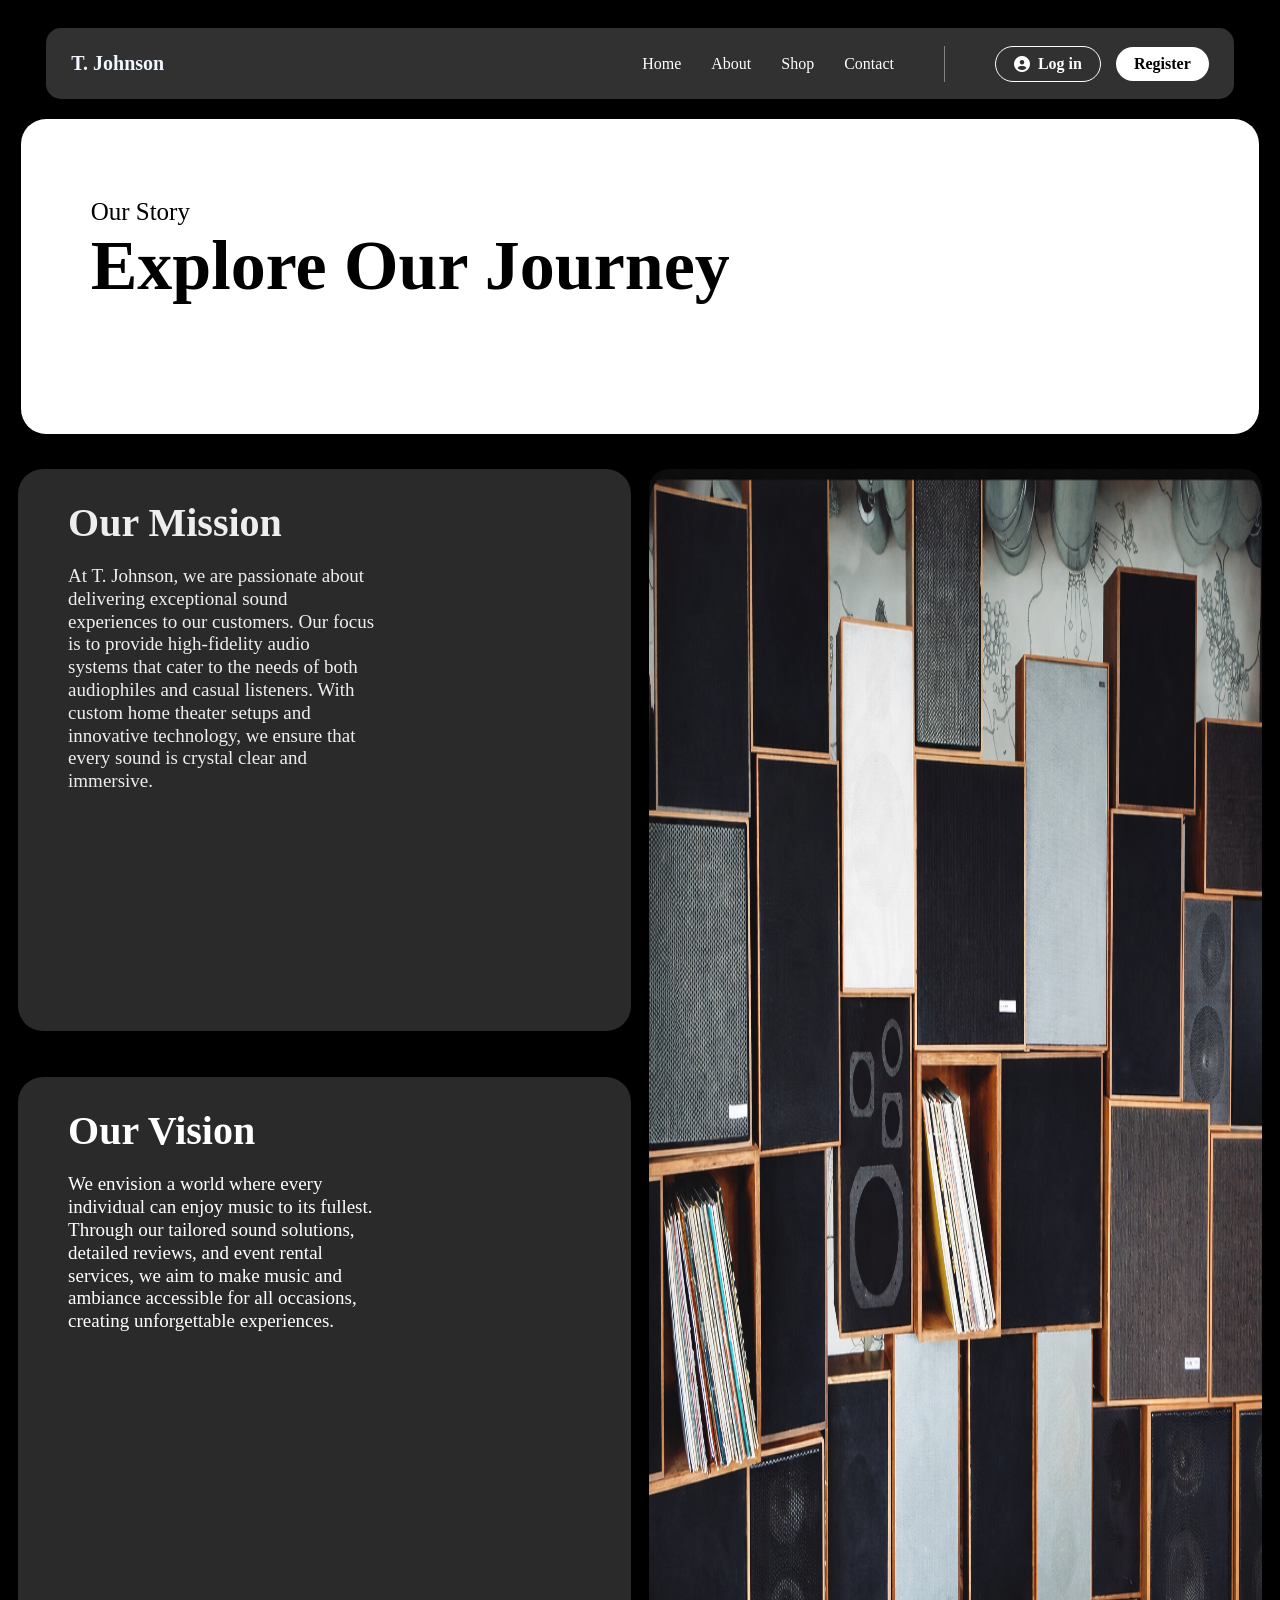
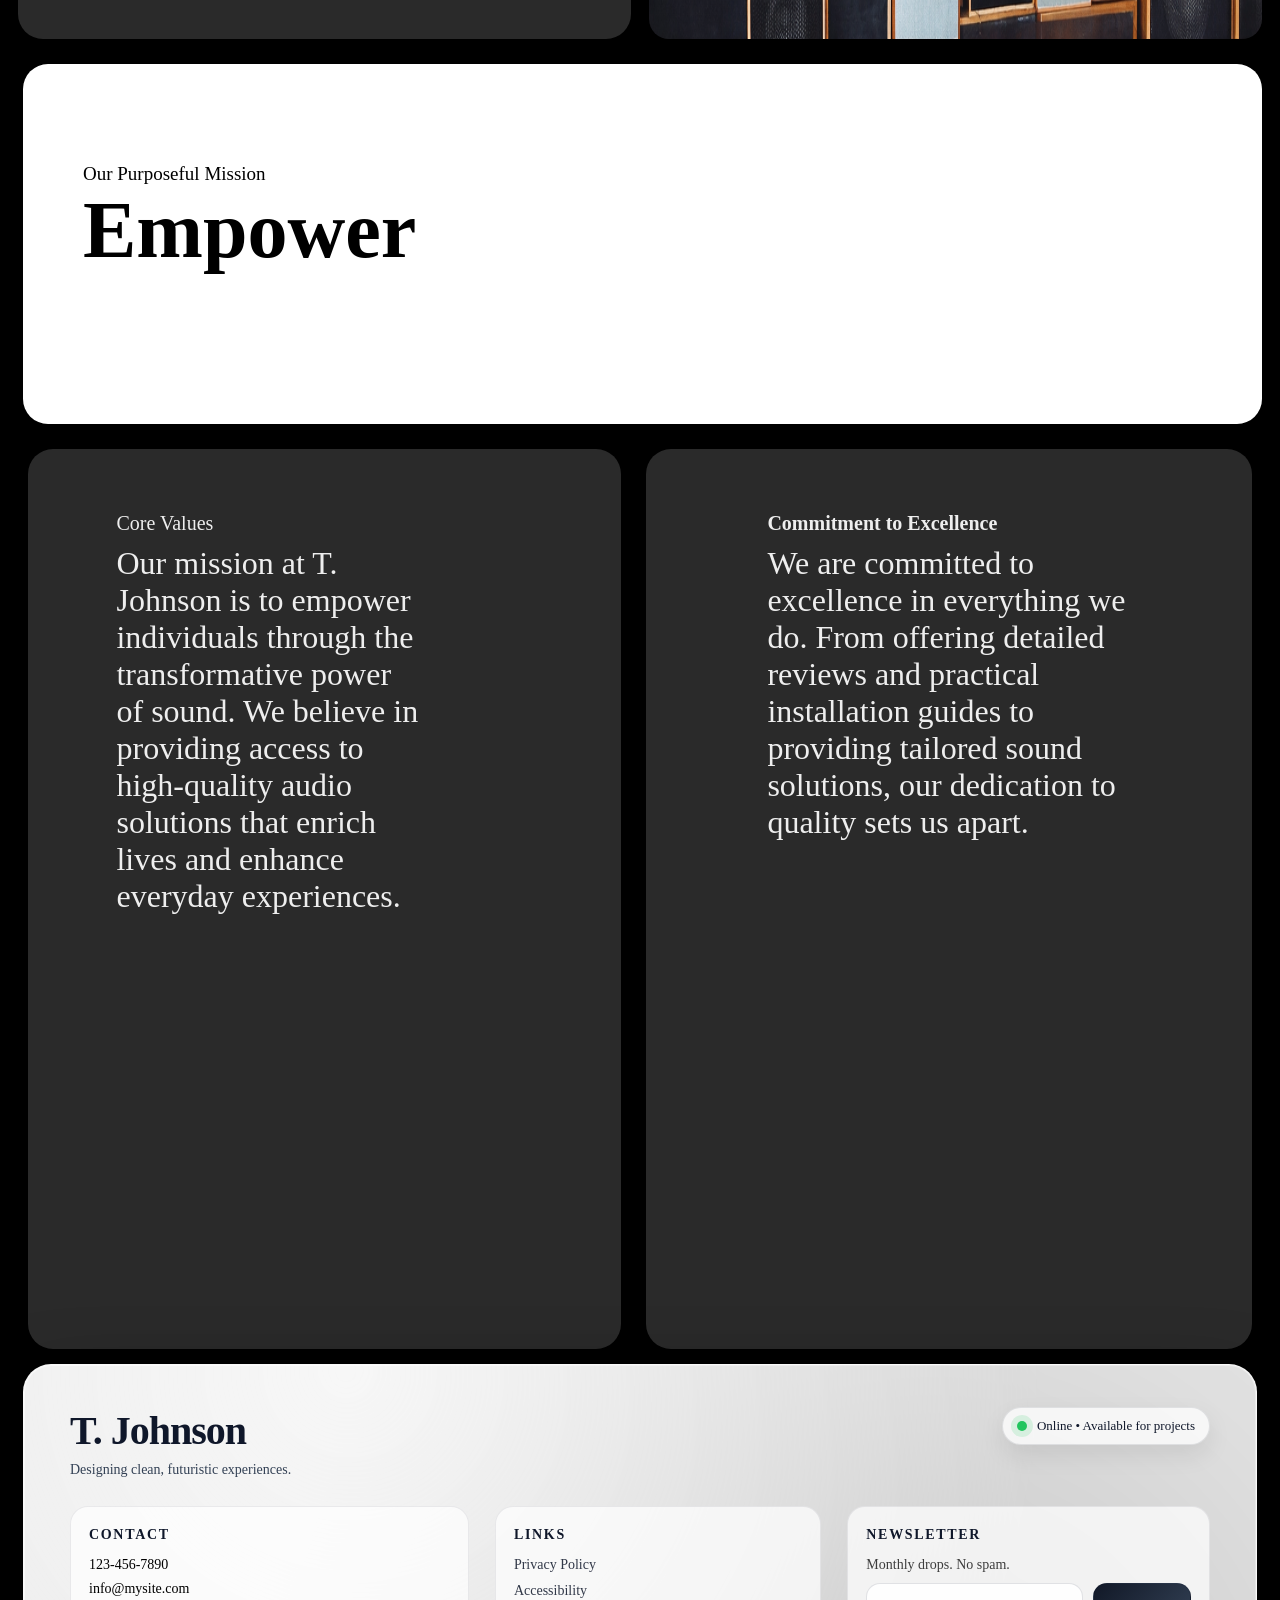
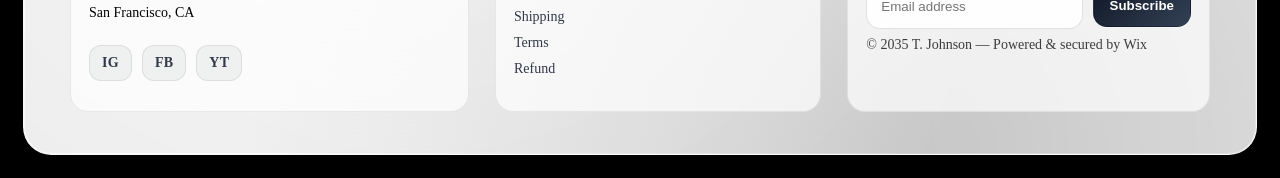
<file: about.html>
<!doctype html>
<html lang="en">
  <head>
    <meta charset="UTF-8" />
    <meta name="viewport" content="width=device-width, initial-scale=1.0" />
    <title>Online Stereo Store</title>
    <link
      rel="stylesheet"
      href="https://cdnjs.cloudflare.com/ajax/libs/font-awesome/6.5.1/css/all.min.css"
    />

    <link
      rel="stylesheet"
      href="https://cdnjs.cloudflare.com/ajax/libs/font-awesome/6.5.0/css/all.min.css"
    />
    <link rel="stylesheet" href="./css/about.css" />
  </head>
  <body>
    <section>
      <nav class="container">
        <div class="title">
          <p>T. Johnson</p>
        </div>

        <div class="all-links">
          <div class="link-1">
            <ul>
              <li><a href="index.html">Home</a></li>
              <li><a href="about.html">About</a></li>
              <li><a href="shop.html">Shop</a></li>
              <li><a href="contact.html">Contact</a></li>
            </ul>
          </div>

          <div class="link-2">
            <ul>
              <li>
                <a href="login.html" class="btn login-btn">
                  <i class="fa-solid fa-circle-user"></i>
                  Log in
                </a>
              </li>

              <li>
                <a href="register.html" class="btn register-btn"> Register </a>
              </li>
            </ul>
          </div>
        </div>
      </nav>

      <div class="title-about">
        <p class="title-two">Our Story</p>
        <p class="title-one-">Explore Our Journey</p>
      </div>

      <div class="books-info">
        <div class="books-left">
          <div class="text-one">
            <p class="text-big">Our Mission</p>
            <p class="text-small">
              At T. Johnson, we are passionate about delivering exceptional
              sound experiences to our customers. Our focus is to provide
              high-fidelity audio systems that cater to the needs of both
              audiophiles and casual listeners. With custom home theater setups
              and innovative technology, we ensure that every sound is crystal
              clear and immersive.
            </p>
          </div>
          <div class="text-two">
            <p class="text-big">Our Vision</p>
            <p class="text-small">
              We envision a world where every individual can enjoy music to its
              fullest. Through our tailored sound solutions, detailed reviews,
              and event rental services, we aim to make music and ambiance
              accessible for all occasions, creating unforgettable experiences.
            </p>
          </div>
        </div>

        <div class="books-right">
          <img src="images/Home/Image BOOK.png" alt="BOOKS" />
        </div>
      </div>

      <div class="title-about-two">
        <p class="title-two-two">Our Purposeful Mission</p>
        <p class="title-one-two">Empower</p>
      </div>

      <div class="description">
        <div class="description-title-one">
          <p class="description-two">Core Values</p>
          <p class="description-three">
            Our mission at T. Johnson is to empower individuals through the
            transformative power of sound. We believe in providing access to
            high-quality audio solutions that enrich lives and enhance everyday
            experiences.
          </p>
        </div>

        <div class="description-title-two">
          <div class="description-card">
            <h3>Commitment to Excellence</h3>
            <p>
              We are committed to excellence in everything we do. From offering
              detailed reviews and practical installation guides to providing
              tailored sound solutions, our dedication to quality sets us apart.
            </p>
          </div>
        </div>
      </div>

      <footer class="neo-footer">
        <div class="neo-wrap">
          <div class="neo-head">
            <div class="neo-brand">
              <h2>T. Johnson</h2>
              <p>Designing clean, futuristic experiences.</p>
            </div>

            <div class="neo-pill">
              <span class="dot"></span>
              <span>Online • Available for projects</span>
            </div>
          </div>

          <div class="neo-grid">
            <div class="neo-block">
              <h4>Contact</h4>
              <p>123-456-7890</p>
              <p>info@mysite.com</p>
              <p>San Francisco, CA</p>

              <div class="neo-social">
                <a href="#" aria-label="Instagram">IG</a>
                <a href="#" aria-label="Facebook">FB</a>
                <a href="#" aria-label="YouTube">YT</a>
              </div>
            </div>

            <div class="neo-block">
              <h4>Links</h4>
              <a href="#">Privacy Policy</a>
              <a href="#">Accessibility</a>
              <a href="#">Shipping</a>
              <a href="#">Terms</a>
              <a href="#">Refund</a>
            </div>

            <div class="neo-block">
              <h4>Newsletter</h4>
              <p class="muted">Monthly drops. No spam.</p>

              <form class="neo-form">
                <input type="email" placeholder="Email address" required />
                <button type="submit">Subscribe</button>
              </form>

              <p class="tiny">© 2035 T. Johnson — Powered & secured by Wix</p>
            </div>
          </div>
        </div>
      </footer>
    </section>
  </body>
</html>
</file>
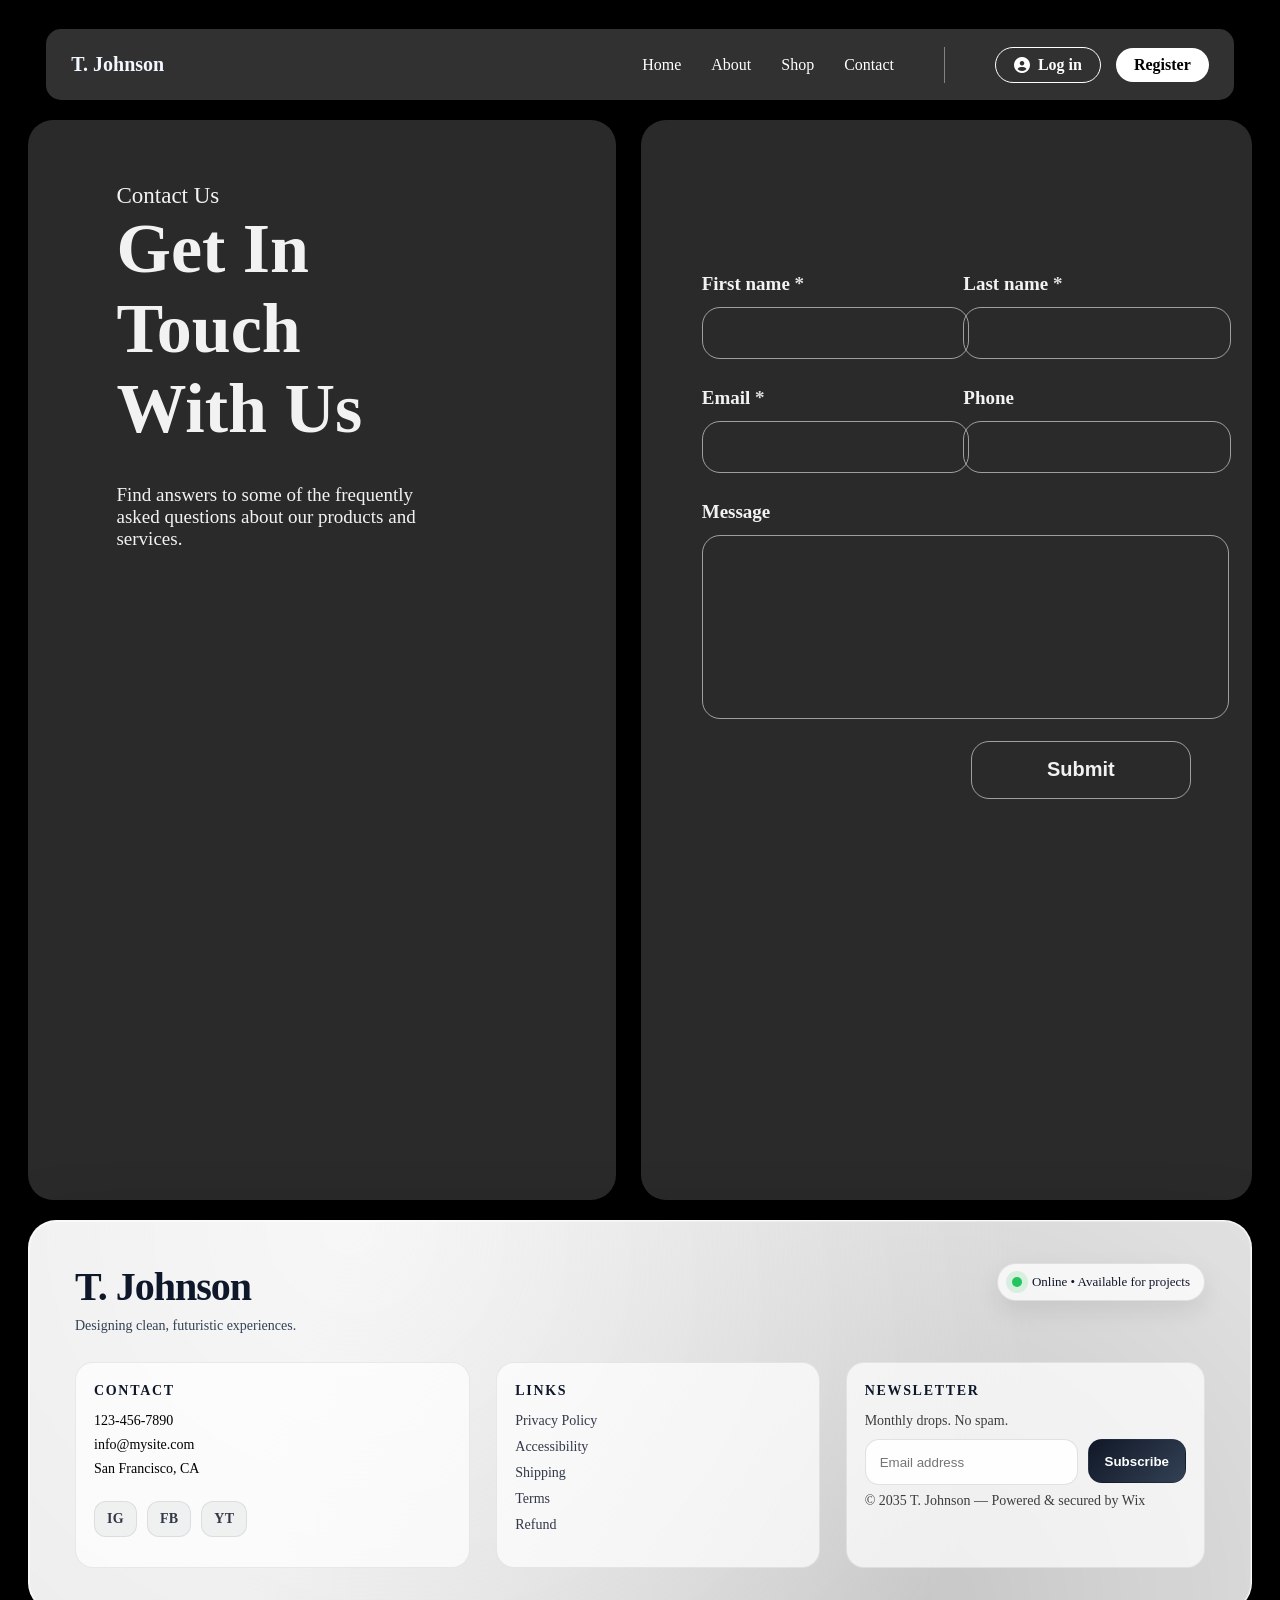
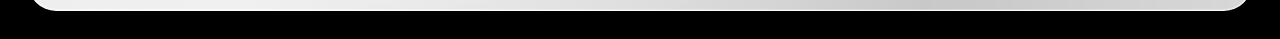
<file: contact.html>
<!doctype html>
<html lang="en">
  <head>
    <meta charset="UTF-8" />
    <meta name="viewport" content="width=device-width, initial-scale=1.0" />
    <title>Online Stereo Store</title>
    <link
      rel="stylesheet"
      href="https://cdnjs.cloudflare.com/ajax/libs/font-awesome/6.5.1/css/all.min.css"
    />
    <link rel="stylesheet" href="css/contact.css" />
  </head>
  <body>
    <section>
      <nav class="container">
        <div class="title">
          <p>T. Johnson</p>
        </div>

        <div class="all-links">
          <div class="link-1">
            <ul>
              <li><a href="index.html">Home</a></li>
              <li><a href="about.html">About</a></li>
              <li><a href="shop.html">Shop</a></li>
              <li><a href="contact.html">Contact</a></li>
            </ul>
          </div>

          <div class="link-2">
            <ul>
              <li>
                <a href="login.html" class="btn login-btn">
                  <i class="fa-solid fa-circle-user"></i>
                  Log in
                </a>
              </li>

              <li>
                <a href="register.html" class="btn register-btn"> Register </a>
              </li>
            </ul>
          </div>
        </div>
      </nav>

      <div class="description">
        <div class="description-title-one">
          <p class="description-one">Contact Us</p>
          <p class="description-two">Get In Touch With Us</p>
          <p class="description-three">
            Find answers to some of the frequently asked questions about our
            products and services.
          </p>
        </div>

        <div class="description-title-two">
          <div class="contact-us-form">
            <form class="contact-form">
              <div class="form-grid">
                <!-- First Name -->
                <div class="form-group">
                  <label for="firstName">First name <span>*</span></label>
                  <input type="text" id="firstName" name="firstName" required />
                </div>

                <!-- Last Name -->
                <div class="form-group">
                  <label for="lastName">Last name <span>*</span></label>
                  <input type="text" id="lastName" name="lastName" required />
                </div>

                <!-- Email -->
                <div class="form-group">
                  <label for="email">Email <span>*</span></label>
                  <input type="email" id="email" name="email" required />
                </div>

                <!-- Phone -->
                <div class="form-group">
                  <label for="phone">Phone</label>
                  <div class="phone-wrapper">
                    <input type="tel" id="phone" name="phone" />
                  </div>
                </div>

                <!-- Message -->
                <div class="form-group full-width">
                  <label for="message">Message</label>
                  <textarea id="message" name="message" rows="5"></textarea>
                </div>
              </div>

              <div class="form-actions">
                <button type="submit">Submit</button>
              </div>
            </form>
          </div>
        </div>
      </div>

      <footer class="neo-footer">
        <div class="neo-wrap">
          <div class="neo-head">
            <div class="neo-brand">
              <h2>T. Johnson</h2>
              <p>Designing clean, futuristic experiences.</p>
            </div>

            <div class="neo-pill">
              <span class="dot"></span>
              <span>Online • Available for projects</span>
            </div>
          </div>

          <div class="neo-grid">
            <div class="neo-block">
              <h4>Contact</h4>
              <p>123-456-7890</p>
              <p>info@mysite.com</p>
              <p>San Francisco, CA</p>

              <div class="neo-social">
                <a href="#" aria-label="Instagram">IG</a>
                <a href="#" aria-label="Facebook">FB</a>
                <a href="#" aria-label="YouTube">YT</a>
              </div>
            </div>

            <div class="neo-block">
              <h4>Links</h4>
              <a href="#">Privacy Policy</a>
              <a href="#">Accessibility</a>
              <a href="#">Shipping</a>
              <a href="#">Terms</a>
              <a href="#">Refund</a>
            </div>

            <div class="neo-block">
              <h4>Newsletter</h4>
              <p class="muted">Monthly drops. No spam.</p>

              <form class="neo-form">
                <input type="email" placeholder="Email address" required />
                <button type="submit">Subscribe</button>
              </form>

              <p class="tiny">© 2035 T. Johnson — Powered & secured by Wix</p>
            </div>
          </div>
        </div>
      </footer>
    </section>
  </body>
</html>
</file>
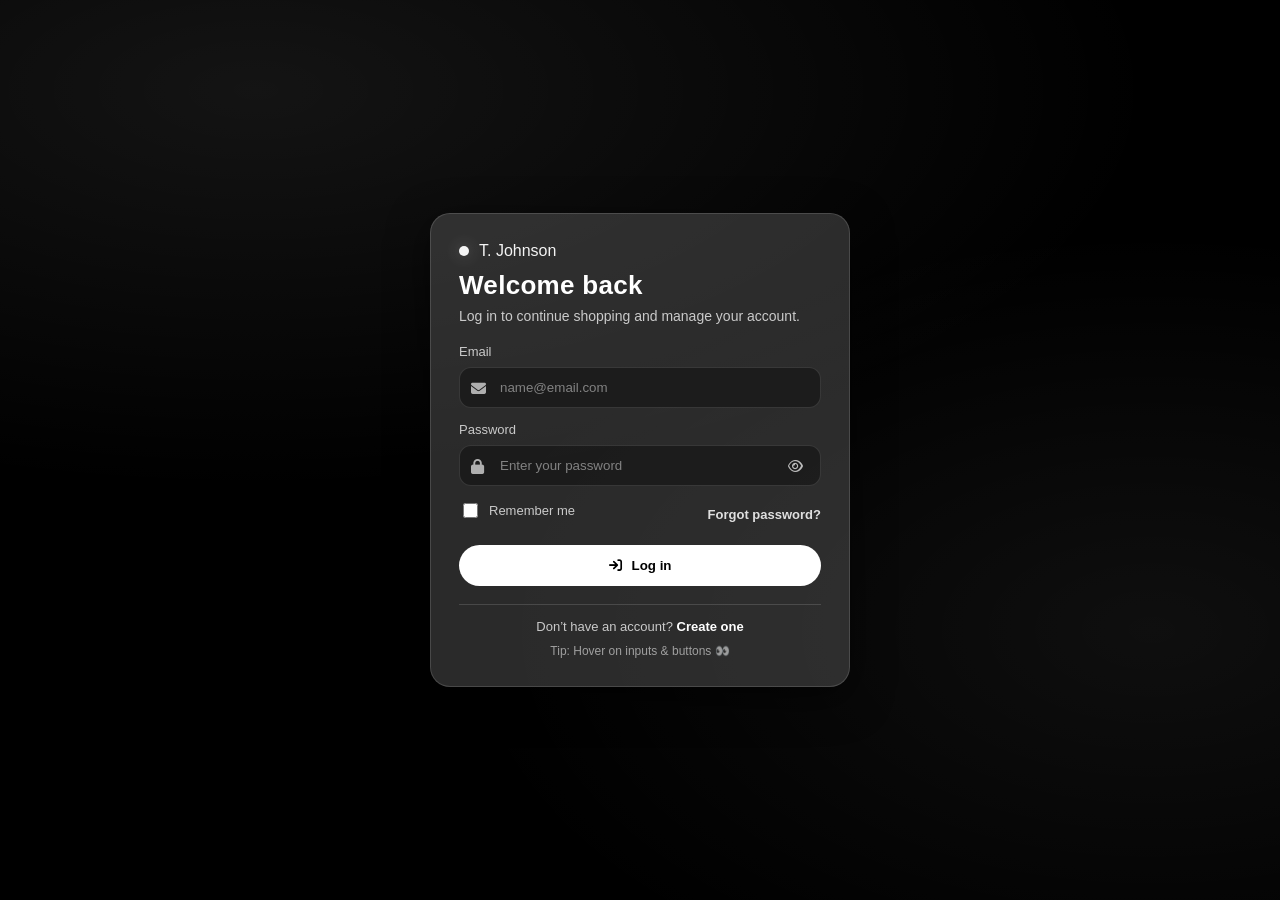
<file: login.html>
<!doctype html>
<html lang="en">
  <head>
    <meta charset="UTF-8" />
    <meta name="viewport" content="width=device-width, initial-scale=1.0" />
    <title>Login</title>

    <!-- Font Awesome (للايقونات) -->
    <link
      rel="stylesheet"
      href="https://cdnjs.cloudflare.com/ajax/libs/font-awesome/6.5.0/css/all.min.css"
    />

    <style>
      :root {
        --bg: #000;
        --card: rgba(93, 93, 93, 0.45);
        --stroke: rgba(255, 255, 255, 0.14);
        --text: #fff;
        --muted: rgba(255, 255, 255, 0.75);
        --input: rgba(0, 0, 0, 0.35);
        --focus: rgba(255, 255, 255, 0.35);
      }

      * {
        box-sizing: border-box;
      }
      body {
        margin: 0;
        min-height: 100vh;
        display: flex;
        align-items: center;
        justify-content: center;
        background:
          radial-gradient(
            900px 400px at 20% 10%,
            rgba(255, 255, 255, 0.08),
            transparent
          ),
          radial-gradient(
            700px 400px at 90% 70%,
            rgba(255, 255, 255, 0.06),
            transparent
          ),
          var(--bg);
        font-family: Arial, Helvetica, sans-serif;
        color: var(--text);
        padding: 30px 14px;
      }

      .auth-card {
        width: min(420px, 100%);
        background: var(--card);
        border: 1px solid var(--stroke);
        border-radius: 20px;
        padding: 28px;
        box-shadow: 0 12px 40px rgba(0, 0, 0, 0.55);
      }

      

      .brand {
        display: flex;
        align-items: center;
        gap: 10px;
        margin-bottom: 10px;
        opacity: 0.95;
      }
      .brand .dot {
        width: 10px;
        height: 10px;
        border-radius: 50%;
        background: #fff;
        box-shadow: 0 0 18px rgba(255, 255, 255, 0.35);
      }
      h2 {
        margin: 6px 0 6px;
        font-size: 26px;
        letter-spacing: 0.3px;
      }
      .sub {
        margin: 0 0 18px;
        color: var(--muted);
        font-size: 14px;
        line-height: 1.4;
      }

      .field {
        margin-bottom: 14px;
      }
      label {
        display: block;
        margin: 0 0 8px;
        font-size: 13px;
        color: var(--muted);
      }

      .input-wrap {
        position: relative;
      }
      .input-wrap i.left {
        position: absolute;
        left: 12px;
        top: 50%;
        transform: translateY(-50%);
        color: rgba(255, 255, 255, 0.65);
        pointer-events: none;
        font-size: 15px;
      }
      .input {
        width: 100%;
        padding: 12px 42px 12px 40px;
        border-radius: 12px;
        border: 1px solid rgba(255, 255, 255, 0.12);
        background: var(--input);
        color: var(--text);
        outline: none;
        transition: 0.25s;
      }
      .input::placeholder {
        color: rgba(255, 255, 255, 0.45);
      }

      .input:hover {
        border-color: rgba(255, 255, 255, 0.22);
      }
      .input:focus {
        border-color: var(--focus);
        box-shadow: 0 0 0 4px rgba(255, 255, 255, 0.08);
      }

      .toggle-pass {
        position: absolute;
        right: 10px;
        top: 50%;
        transform: translateY(-50%);
        border: none;
        background: transparent;
        color: rgba(255, 255, 255, 0.7);
        cursor: pointer;
        padding: 6px 8px;
        border-radius: 10px;
        transition: 0.2s;
      }
      .toggle-pass:hover {
        background: rgba(255, 255, 255, 0.1);
        color: #fff;
      }

      .row {
        display: flex;
        align-items: center;
        justify-content: space-between;
        gap: 12px;
        margin: 10px 0 16px;
        flex-wrap: wrap;
      }

      .check {
        display: flex;
        align-items: center;
        gap: 8px;
        color: var(--muted);
        font-size: 13px;
      }
      .check input {
        accent-color: #fff;
        width: 15px;
        height: 15px;
      }

      .link {
        color: rgba(255, 255, 255, 0.85);
        text-decoration: none;
        font-size: 13px;
        font-weight: bold;
        transition: 0.2s;
      }
      .link:hover {
        opacity: 0.75;
        text-decoration: underline;
      }

      .btn {
        width: 100%;
        padding: 12px 14px;
        border-radius: 999px;
        border: 1px solid rgba(255, 255, 255, 0.18);
        background: #fff;
        color: #000;
        font-weight: 800;
        cursor: pointer;
        transition: 0.25s;
        display: flex;
        align-items: center;
        justify-content: center;
        gap: 10px;
      }
      .btn:hover {
        transform: translateY(-1px);
        background: #000;
        color: #fff;
        border-color: rgba(255, 255, 255, 0.55);
        box-shadow: 0 14px 30px rgba(0, 0, 0, 0.45);
      }
      .btn:active {
        transform: translateY(0);
      }

      .divider {
        margin: 18px 0 14px;
        height: 1px;
        background: rgba(255, 255, 255, 0.14);
      }

      .switch {
        text-align: center;
        color: var(--muted);
        font-size: 13px;
      }
      .switch a {
        color: #fff;
        font-weight: 800;
        text-decoration: none;
      }
      .switch a:hover {
        text-decoration: underline;
        opacity: 0.9;
      }

      /* رسائل بسيطة تحت الفورم */
      .hint {
        margin-top: 10px;
        font-size: 12px;
        color: rgba(255, 255, 255, 0.55);
        text-align: center;
      }
    </style>
  </head>

  <body>
    <div class="auth-card">
      <div class="brand">
        <span class="dot"></span>
<span class="brand-name">T. Johnson</span>
      </div>

      <h2>Welcome back</h2>
      <p class="sub">Log in to continue shopping and manage your account.</p>

      <form>
        <div class="field">
          <label for="email">Email</label>
          <div class="input-wrap">
            <i class="fa-solid fa-envelope left"></i>
            <input
              class="input"
              id="email"
              type="email"
              placeholder="name@email.com"
              required
            />
          </div>
        </div>

<div class="field">
  <label for="password">Password</label>

  <div class="input-wrap">
    <i class="fa-solid fa-lock left"></i>

    <input class="input" id="password" type="password" placeholder="Enter your password" required>

    <button class="toggle-pass" type="button" onclick="togglePassword('password', this)" aria-label="Show/Hide password">
      <i class="fa-regular fa-eye"></i>
    </button>
  </div>
</div>

        <div class="row">
          <label class="check">
            <input type="checkbox" />
            Remember me
          </label>

          <a class="link" href="#">Forgot password?</a>
        </div>

        <button class="btn" type="submit">
          <i class="fa-solid fa-arrow-right-to-bracket"></i>
          Log in
        </button>

        <div class="divider"></div>

        <div class="switch">
          Don’t have an account? <a href="register.html">Create one</a>
        </div>

        <div class="hint">Tip: Hover on inputs & buttons 👀</div>
      </form>
    </div>
  </body>
</html>
</file>
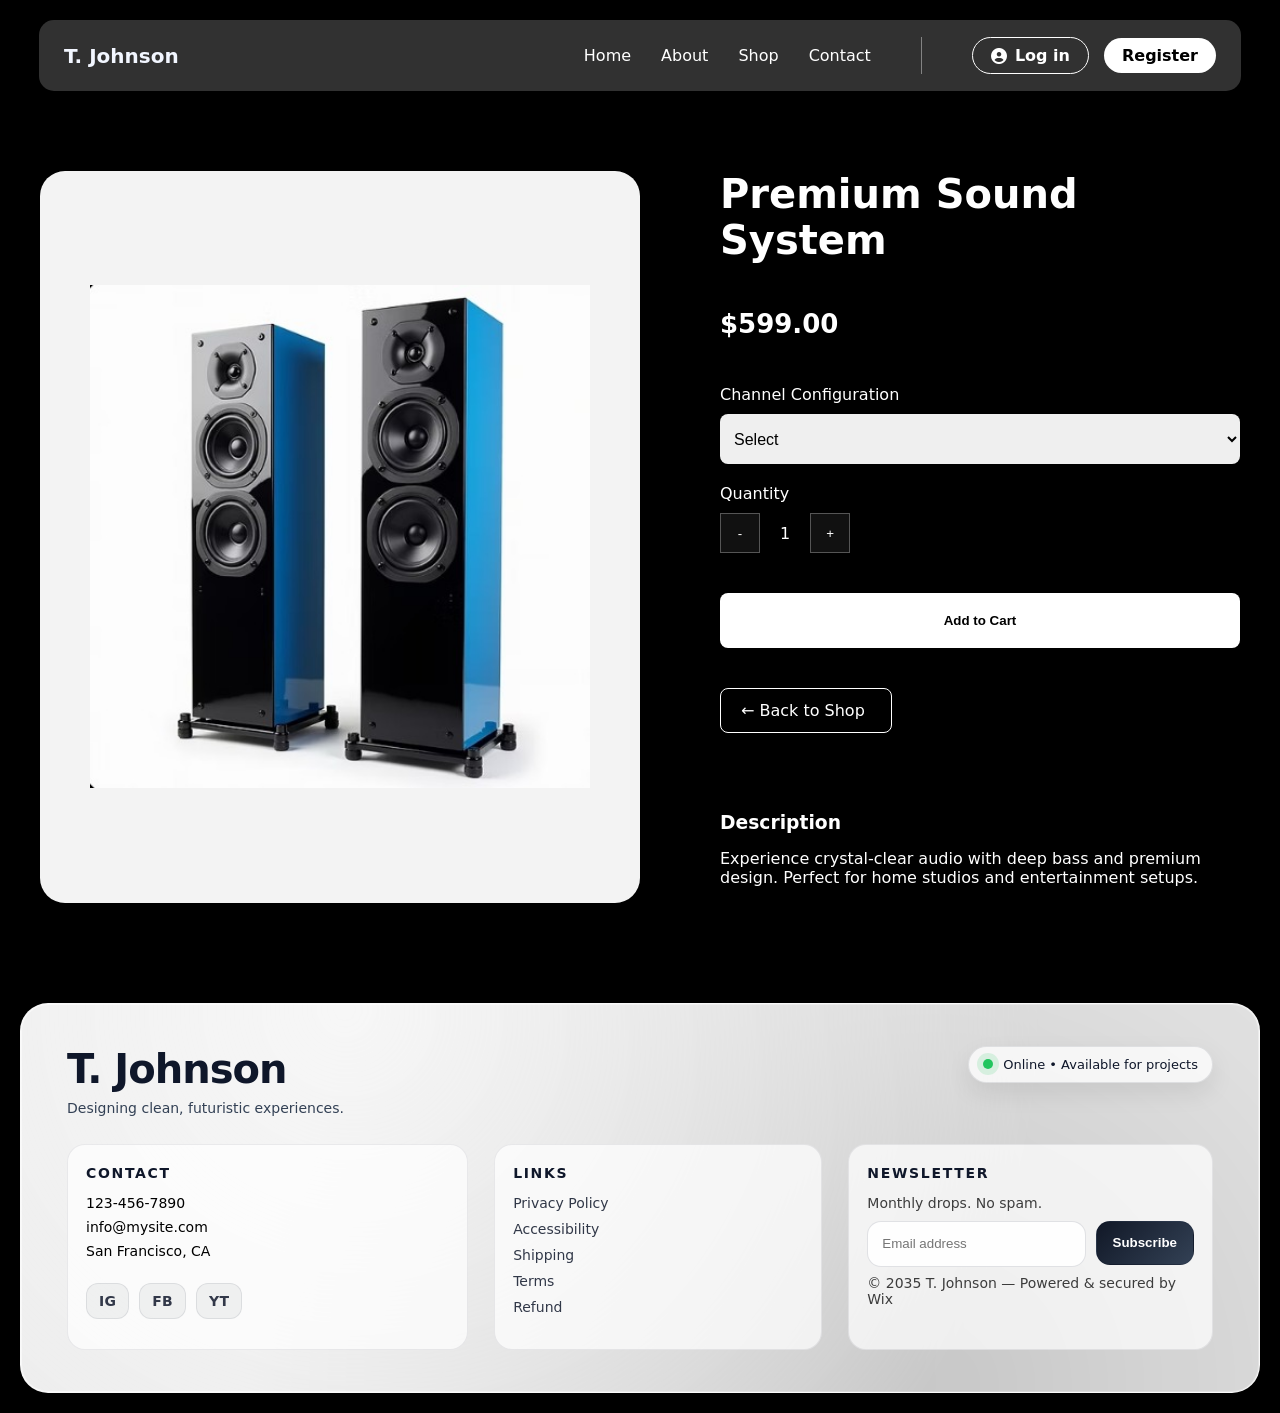
<file: product-details.html>
<!doctype html>
<html lang="en">
  <head>
    <meta charset="UTF-8" />
    <meta name="viewport" content="width=device-width, initial-scale=1.0" />
    <title>Product Details</title>
    <link
      rel="stylesheet"
      href="https://cdnjs.cloudflare.com/ajax/libs/font-awesome/6.5.1/css/all.min.css"
    />

    <link rel="stylesheet" href="./css/product-details.css" />
  </head>
  <body>
    <section>
      <nav class="container">
        <div class="title">
          <p>T. Johnson</p>
        </div>

        <div class="all-links">
          <div class="link-1">
            <ul>
              <li><a href="index.html">Home</a></li>
              <li><a href="about.html">About</a></li>
              <li><a href="shop.html">Shop</a></li>
              <li><a href="contact.html">Contact</a></li>
            </ul>
          </div>

          <div class="link-2">
            <ul>
              <li>
                <a href="login.html" class="btn login-btn">
                  <i class="fa-solid fa-circle-user"></i>
                  Log in
                </a>
              </li>

              <li>
                <a href="register.html" class="btn register-btn"> Register </a>
              </li>
            </ul>
          </div>
        </div>
      </nav>

      <div class="details-container">
        <!-- LEFT IMAGE -->
        <div class="details-image">
          <img
            id="product-image"
            src="/images/Shop/image-2-.png"
            alt="Product Image"
          />
        </div>

        <!-- RIGHT INFO -->
        <div class="details-info">
          <h1 id="product-title">Premium Sound System</h1>
          <p class="price" id="product-price">$599.00</p>

          <div class="select-group">
            <label for="channel-select">Channel Configuration</label>
            <select id="channel-select">
              <option value="">Select</option>
              <option value="2.0">2.0 Stereo</option>
              <option value="2.1">2.1 Surround</option>
              <option value="5.1">5.1 Surround</option>
            </select>
          </div>

          <div class="quantity-group">
            <label>Quantity</label>

            <div class="quantity-box">
              <button type="button" class="qty-minus">-</button>
              <span class="qty-value" id="qty-value">1</span>
              <button type="button" class="qty-plus">+</button>
            </div>
          </div>

          <button type="button" class="add-btn" id="add-to-cart-btn">
            Add to Cart
          </button>

          <a class="back-btn" href="shop.html">← Back to Shop</a>

          <div class="description">
            <h3>Description</h3>
            <p id="product-description">
              Experience crystal-clear audio with deep bass and premium design.
              Perfect for home studios and entertainment setups.
            </p>
          </div>
        </div>
      </div>

      <footer class="neo-footer">
        <div class="neo-wrap">
          <div class="neo-head">
            <div class="neo-brand">
              <h2>T. Johnson</h2>
              <p>Designing clean, futuristic experiences.</p>
            </div>

            <div class="neo-pill">
              <span class="dot"></span>
              <span>Online • Available for projects</span>
            </div>
          </div>

          <div class="neo-grid">
            <div class="neo-block">
              <h4>Contact</h4>
              <p>123-456-7890</p>
              <p>info@mysite.com</p>
              <p>San Francisco, CA</p>

              <div class="neo-social">
                <a href="#" aria-label="Instagram">IG</a>
                <a href="#" aria-label="Facebook">FB</a>
                <a href="#" aria-label="YouTube">YT</a>
              </div>
            </div>

            <div class="neo-block">
              <h4>Links</h4>
              <a href="#">Privacy Policy</a>
              <a href="#">Accessibility</a>
              <a href="#">Shipping</a>
              <a href="#">Terms</a>
              <a href="#">Refund</a>
            </div>

            <div class="neo-block">
              <h4>Newsletter</h4>
              <p class="muted">Monthly drops. No spam.</p>

              <form class="neo-form">
                <input type="email" placeholder="Email address" required />
                <button type="submit">Subscribe</button>
              </form>

              <p class="tiny">© 2035 T. Johnson — Powered & secured by Wix</p>
            </div>
          </div>
        </div>
      </footer>
    </section>
  </body>
</html>
</file>
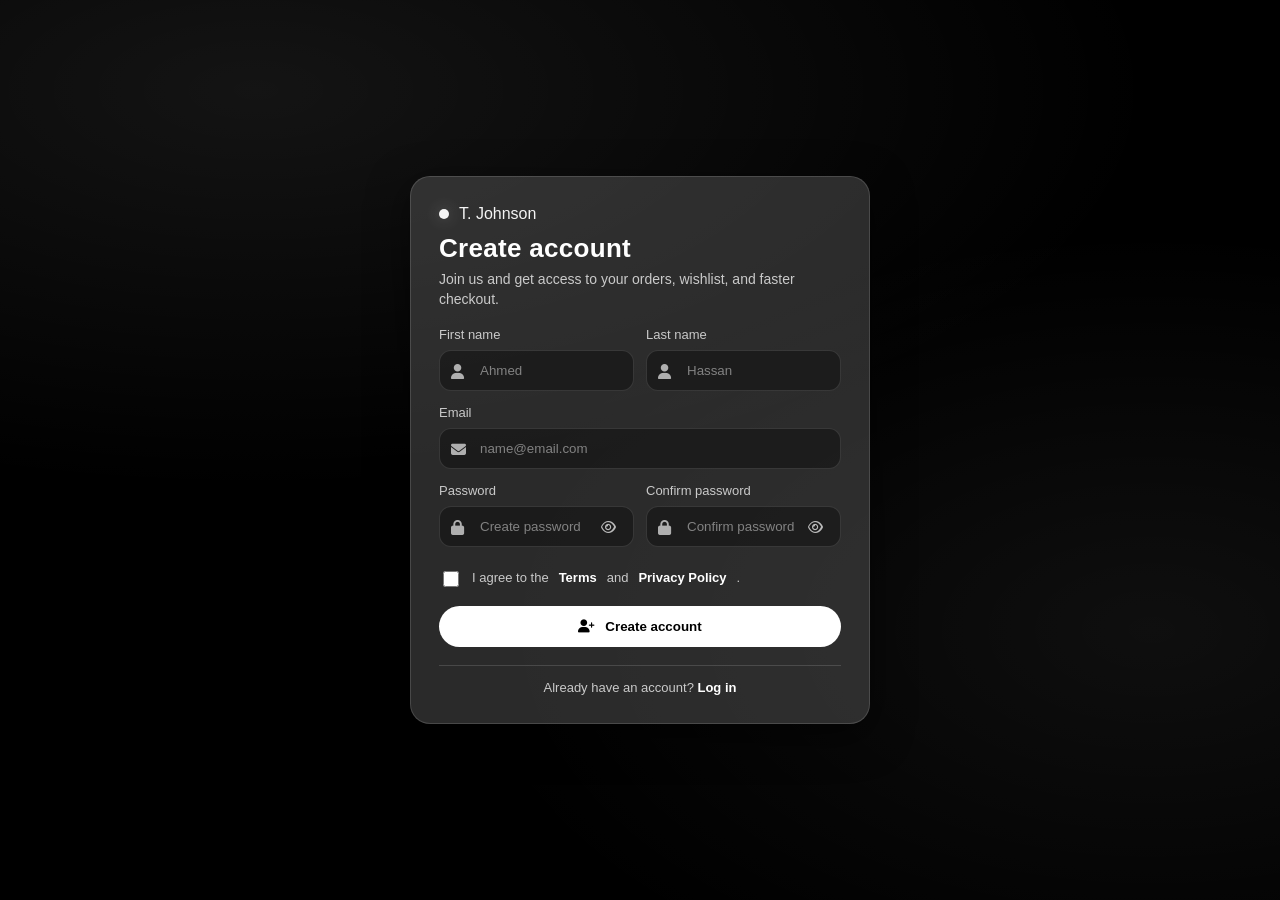
<file: register.html>
<!DOCTYPE html>
<html lang="en">
<head>
  <meta charset="UTF-8" />
  <meta name="viewport" content="width=device-width, initial-scale=1.0" />
  <title>Register</title>

  <!-- Font Awesome -->
  <link rel="stylesheet" href="https://cdnjs.cloudflare.com/ajax/libs/font-awesome/6.5.0/css/all.min.css"/>

  <style>
    :root{
      --bg:#000;
      --card: rgba(93, 93, 93, 0.45);
      --stroke: rgba(255,255,255,0.14);
      --text:#fff;
      --muted: rgba(255,255,255,0.75);
      --input: rgba(0,0,0,0.35);
      --focus: rgba(255,255,255,0.35);
    }

    *{ box-sizing:border-box; }
    body{
      margin:0;
      min-height:100vh;
      display:flex;
      align-items:center;
      justify-content:center;
      background: radial-gradient(900px 400px at 20% 10%, rgba(255,255,255,0.08), transparent),
                  radial-gradient(700px 400px at 90% 70%, rgba(255,255,255,0.06), transparent),
                  var(--bg);
      font-family: Arial, Helvetica, sans-serif;
      color: var(--text);
      padding: 30px 14px;
    }

    .auth-card{
      width: min(460px, 100%);
      background: var(--card);
      border: 1px solid var(--stroke);
      border-radius: 20px;
      padding: 28px;
      box-shadow: 0 12px 40px rgba(0,0,0,0.55);
    }

    .brand{
      display:flex;
      align-items:center;
      gap:10px;
      margin-bottom: 10px;
      opacity:0.95;
    }
    .brand .dot{
      width: 10px;
      height: 10px;
      border-radius: 50%;
      background: #fff;
      box-shadow: 0 0 18px rgba(255,255,255,0.35);
    }

    h2{
      margin: 6px 0 6px;
      font-size: 26px;
      letter-spacing: 0.3px;
    }
    .sub{
      margin: 0 0 18px;
      color: var(--muted);
      font-size: 14px;
      line-height: 1.4;
    }

    .grid{
      display:grid;
      grid-template-columns: 1fr 1fr;
      gap: 12px;
    }
    @media (max-width: 520px){
      .grid{ grid-template-columns: 1fr; }
    }

    .field{ margin-bottom: 14px; }
    label{
      display:block;
      margin: 0 0 8px;
      font-size: 13px;
      color: var(--muted);
    }

    .input-wrap{ position: relative; }
    .input-wrap i.left{
      position:absolute;
      left: 12px;
      top: 50%;
      transform: translateY(-50%);
      color: rgba(255,255,255,0.65);
      pointer-events:none;
      font-size: 15px;
    }
    .input{
      width:100%;
      padding: 12px 42px 12px 40px;
      border-radius: 12px;
      border: 1px solid rgba(255,255,255,0.12);
      background: rgba(0,0,0,0.35);
      color: var(--text);
      outline:none;
      transition: 0.25s;
    }
    .input::placeholder{ color: rgba(255,255,255,0.45); }
    .input:hover{ border-color: rgba(255,255,255,0.22); }
    .input:focus{
      border-color: var(--focus);
      box-shadow: 0 0 0 4px rgba(255,255,255,0.08);
    }

    .toggle-pass{
      position:absolute;
      right: 10px;
      top: 50%;
      transform: translateY(-50%);
      border: none;
      background: transparent;
      color: rgba(255,255,255,0.7);
      cursor:pointer;
      padding: 6px 8px;
      border-radius: 10px;
      transition: 0.2s;
    }
    .toggle-pass:hover{
      background: rgba(255,255,255,0.10);
      color: #fff;
    }

    .terms{
      display:flex;
      align-items:flex-start;
      gap:10px;
      color: var(--muted);
      font-size: 13px;
      margin: 8px 0 16px;
      line-height: 1.4;
    }
    .terms input{
      accent-color:#fff;
      width: 16px;
      height: 16px;
      margin-top: 2px;
    }
    .terms a{
      color:#fff;
      font-weight: 800;
      text-decoration:none;
    }
    .terms a:hover{ text-decoration: underline; opacity:0.9; }

    .btn{
      width:100%;
      padding: 12px 14px;
      border-radius: 999px;
      border: 1px solid rgba(255,255,255,0.18);
      background: #fff;
      color: #000;
      font-weight: 800;
      cursor:pointer;
      transition: 0.25s;
      display:flex;
      align-items:center;
      justify-content:center;
      gap:10px;
    }
    .btn:hover{
      transform: translateY(-1px);
      background: #000;
      color: #fff;
      border-color: rgba(255,255,255,0.55);
      box-shadow: 0 14px 30px rgba(0,0,0,0.45);
    }
    .btn:active{ transform: translateY(0); }

    .divider{
      margin: 18px 0 14px;
      height:1px;
      background: rgba(255,255,255,0.14);
    }

    .switch{
      text-align:center;
      color: var(--muted);
      font-size: 13px;
    }
    .switch a{
      color:#fff;
      font-weight: 800;
      text-decoration:none;
    }
    .switch a:hover{ text-decoration: underline; opacity:0.9; }
  </style>
</head>

<body>
  <div class="auth-card">
    <div class="brand">
      <span class="dot"></span>
      <span >T. Johnson</span>
    </div>

    <h2>Create account</h2>
    <p class="sub">Join us and get access to your orders, wishlist, and faster checkout.</p>

    <form>
      <div class="grid">
        <div class="field">
          <label for="fname">First name</label>
          <div class="input-wrap">
            <i class="fa-solid fa-user left"></i>
            <input class="input" id="fname" type="text" placeholder="Ahmed" required />
          </div>
        </div>

        <div class="field">
          <label for="lname">Last name</label>
          <div class="input-wrap">
            <i class="fa-solid fa-user left"></i>
            <input class="input" id="lname" type="text" placeholder="Hassan" required />
          </div>
        </div>
      </div>

      <div class="field">
        <label for="email">Email</label>
        <div class="input-wrap">
          <i class="fa-solid fa-envelope left"></i>
          <input class="input" id="email" type="email" placeholder="name@email.com" required />
        </div>
      </div>

<div class="grid">
  <div class="field">
    <label for="pass">Password</label>
    <div class="input-wrap">
      <i class="fa-solid fa-lock left"></i>

      <input
        class="input"
        id="pass"
        type="password"
        placeholder="Create password"
        required
      />

      <button
        class="toggle-pass"
        type="button"
        onclick="togglePassword('pass', this)"
        aria-label="Show/Hide password"
      >
        <i class="fa-regular fa-eye"></i>
      </button>
    </div>
  </div>

  <div class="field">
    <label for="cpass">Confirm password</label>
    <div class="input-wrap">
      <i class="fa-solid fa-lock left"></i>

      <input
        class="input"
        id="cpass"
        type="password"
        placeholder="Confirm password"
        required
      />

      <button
        class="toggle-pass"
        type="button"
        onclick="togglePassword('cpass', this)"
        aria-label="Show/Hide confirm password"
      >
        <i class="fa-regular fa-eye"></i>
      </button>
    </div>
  </div>
</div>

      <label class="terms">
        <input type="checkbox" required />
        I agree to the <a href="#">Terms</a> and <a href="#">Privacy Policy</a>.
      </label>

      <button class="btn" type="submit">
        <i class="fa-solid fa-user-plus"></i>
        Create account
      </button>

      <div class="divider"></div>

      <div class="switch">
        Already have an account? <a href="login.html">Log in</a>
      </div>
    </form>
  </div>

</body>
</html>
</file>
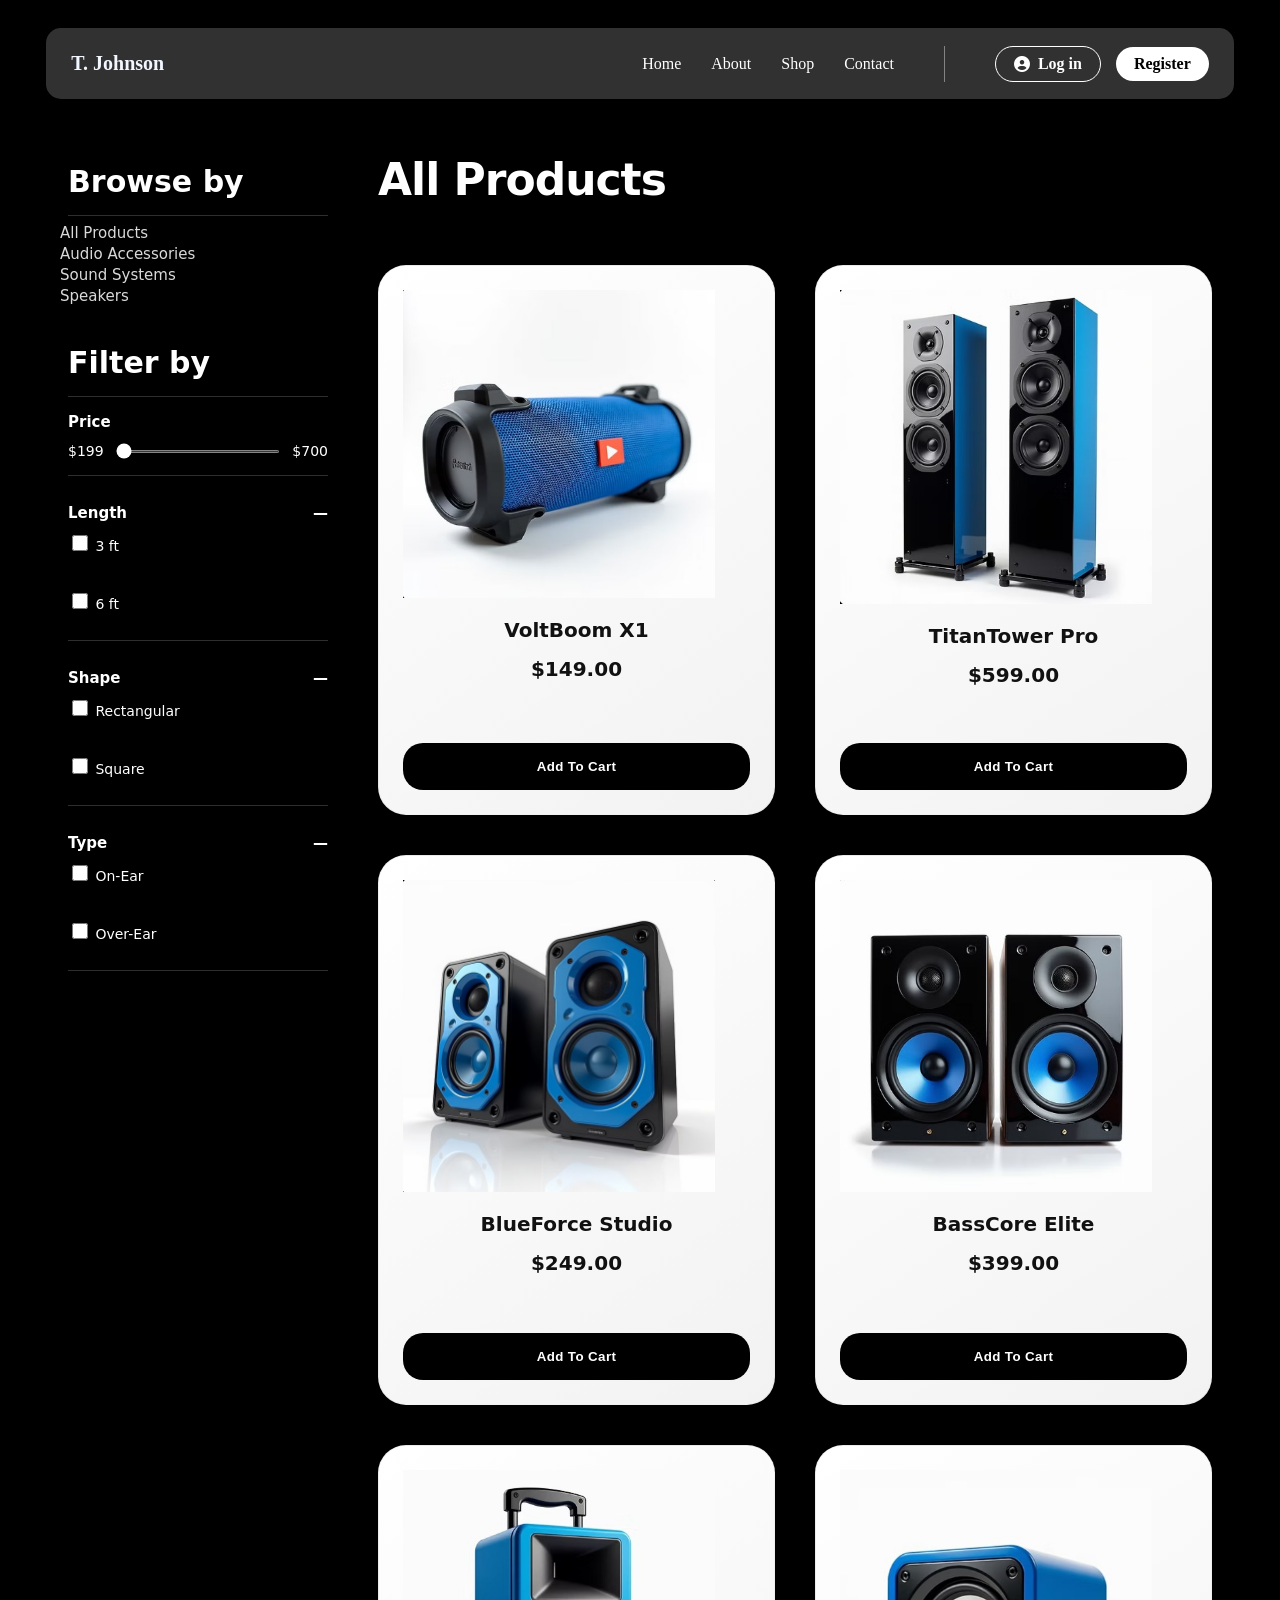
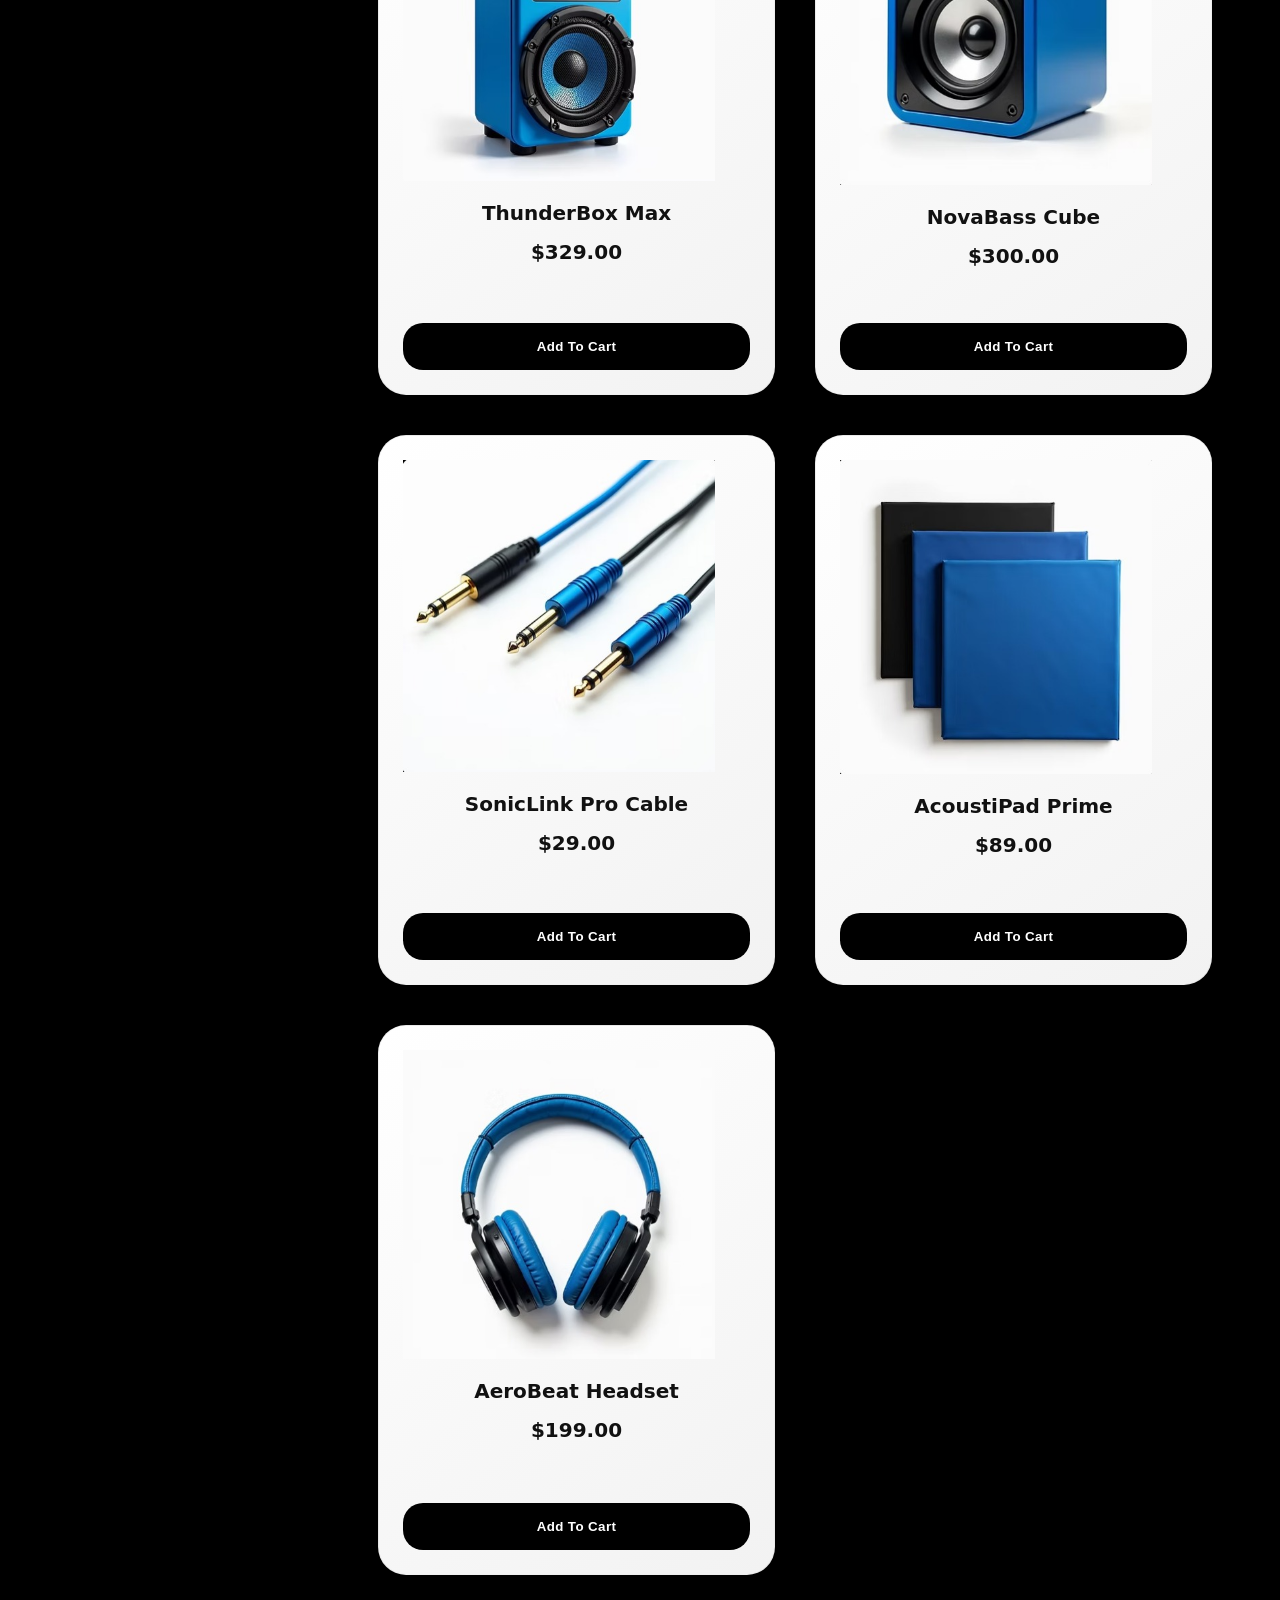
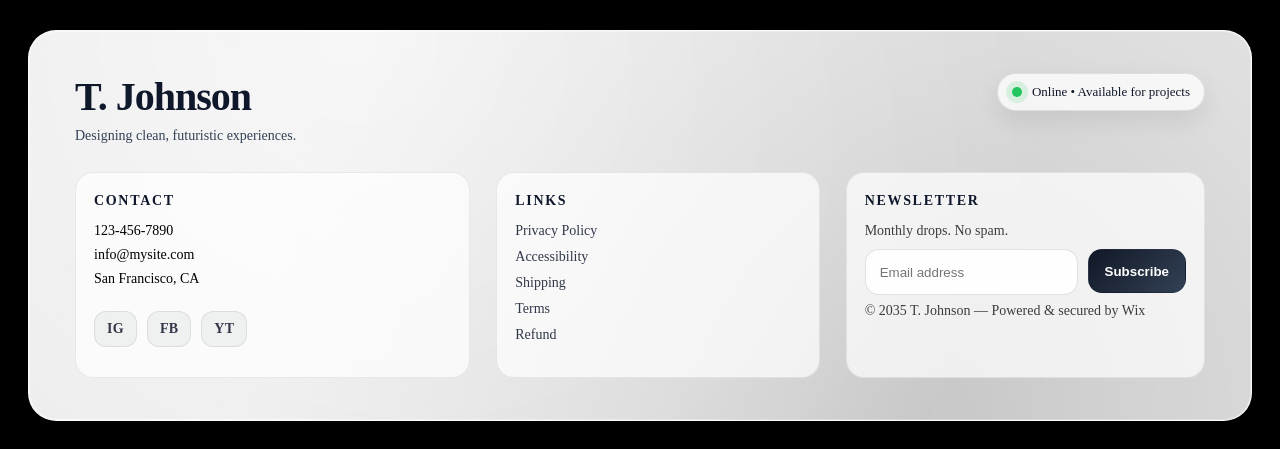
<file: shop.html>
<!doctype html>
<html lang="en">
  <head>
    <meta charset="UTF-8" />
    <meta name="viewport" content="width=device-width, initial-scale=1.0" />
    <title>Online Stereo Store</title>
    <link
      rel="stylesheet"
      href="https://cdnjs.cloudflare.com/ajax/libs/font-awesome/6.5.1/css/all.min.css"
    />

    <link
      rel="stylesheet"
      href="https://cdnjs.cloudflare.com/ajax/libs/font-awesome/6.5.0/css/all.min.css"
    />
    <link rel="stylesheet" href="css/shop.css" />
  </head>
  <body>
    <section>
      <nav class="container">
        <div class="title">
          <p>T. Johnson</p>
        </div>

        <div class="all-links">
          <div class="link-1">
            <ul>
              <li><a href="index.html">Home</a></li>
              <li><a href="about.html">About</a></li>
              <li><a href="shop.html">Shop</a></li>
              <li><a href="contact.html">Contact</a></li>
            </ul>
          </div>

          <div class="link-2">
            <ul>
              <li>
                <a href="login.html" class="btn login-btn">
                  <i class="fa-solid fa-circle-user"></i>
                  Log in
                </a>
              </li>

              <li>
                <a href="register.html" class="btn register-btn"> Register </a>
              </li>
            </ul>
          </div>
        </div>
      </nav>

      <div class="product-all">
        <div class="sidebar">
          <!-- Browse by -->
          <div class="browse-by">
            <h3>Browse by</h3>
            <hr />

            <a href="#">All Products</a><br />
            <a href="#">Audio Accessories</a><br />
            <a href="#">Sound Systems</a><br />
            <a href="#">Speakers</a>
          </div>

          <br /><br />

          <!-- Filter by -->
          <div class="filter-by">
            <h3>Filter by</h3>
            <hr />

            <!-- Price -->
            <div class="filter-group">
              <label for="price-range">Price</label>

              <div class="price-range-wrapper">
                <span>$199</span>

                <input
                  type="range"
                  id="price-range"
                  name="price-range"
                  min="199"
                  max="700"
                  step="1"
                  value="199"
                />

                <span>$700</span>
              </div>
            </div>
          </div>

          <hr />

          <!-- Length -->
          <div class="filter-section">
            <div class="filter-title">
              <span>Length</span>
              <span>—</span>
            </div>

            <div class="filter-content">
              <label><input type="checkbox" /> 3 ft</label><br />
              <label><input type="checkbox" /> 6 ft</label>
            </div>
          </div>

          <hr />

          <!-- Shape -->
          <div class="filter-section">
            <div class="filter-title">
              <span>Shape</span>
              <span>—</span>
            </div>

            <div class="filter-content">
              <label><input type="checkbox" /> Rectangular</label><br />
              <label><input type="checkbox" /> Square</label>
            </div>
          </div>

          <hr />

          <!-- Type -->
          <div class="filter-section">
            <div class="filter-title">
              <span>Type</span>
              <span>—</span>
            </div>

            <div class="filter-content">
              <label><input type="checkbox" /> On-Ear</label><br />
              <label><input type="checkbox" /> Over-Ear</label>
            </div>
          </div>

          <hr />
        </div>

        <!-- <div class="products">
        <h2>All Products</h2>
        <div class="product">
          <div>
            <img src="/images/Shop/image -1-.png" alt="image-1-" />
          </div>
          <div class="title-product">
            <p>VoltBoom X1</p>
            <p>$149.00</p>
          </div>
          <button class="add-buttn">Add To Cart</button>
        </div>

        <div class="product">
          <div>
            <img src="/images/Shop/image-2-.png" alt="image-2-" />
          </div>
          <div class="title-product">
            <p>TitanTower Pro</p>
            <p>$599.00</p>
          </div>
          <button class="add-buttn">Add To Cart</button>
        </div>

        <div class="product">
          <div>
            <img src="/images/Shop/image-3-.png" alt="image-3-" />
          </div>
          <div class="title-product">
            <p>BlueForce Studio</p>
            <p>$249.00</p>
          </div>
          <button class="add-buttn">Add To Cart</button>
        </div>

        <div class="product">
          <div>
            <img src="/images/Shop/image-4-.png" alt="image-4-" />
          </div>
          <div class="title-product">
            <p>BassCore Elite</p>
            <p>$399.00</p>
          </div>
          <button class="add-buttn">Add To Cart</button>
        </div>

        <div class="product">
          <div>
            <img src="/images/Shop/image-5-.png" alt="image-5-" />
          </div>
          <div class="title-product">
            <p>ThunderBox Max</p>
            <p>$329.00</p>
          </div>
          <button class="add-buttn">Add To Cart</button>
        </div>

        <div class="product">
          <div>
            <img src="/images/Shop/image-6-.png" alt="image-6-" />
          </div>
          <div class="title-product">
            <p>NovaBass Cube</p>
            <p>$300.00</p>
          </div>
          <button class="add-buttn">Add To Cart</button>
        </div>

        <div class="product">
          <div>
            <img src="/images/Shop/image-7-.png" alt="image--7-" />
          </div>
          <div class="title-product">
            <p>SonicLink Pro Cable</p>
            <p>$29.00</p>
          </div>
          <button class="add-buttn">Add To Cart</button>
        </div>

        <div class="product">
          <div>
            <img src="/images/Shop/image-8-.png" alt="image-8-" />
          </div>
          <div class="title-product">
            <p>AcoustiPad Prime</p>
            <p>$89.00</p>
          </div>
          <button class="add-buttn">Add To Cart</button>
        </div>

        <div class="product">
          <div>
            <img src="/images/Shop/image-9-.png" alt="image-9-" />
          </div>
          <div class="title-product">
            <p>AeroBeat Headset</p>
            <p>$199.00</p>
          </div>
          <button class="add-buttn">Add To Cart</button>
        </div>
      </div> -->

        <div class="products">
          <h2>All Products</h2>

          <div class="product">
            <a href="product-details.html?id=1" class="product-link">
              <div>
                <img src="images/Shop/image -1-.png" alt="VoltBoom X1" />
              </div>
              <div class="title-product">
                <p>VoltBoom X1</p>
                <p>$149.00</p>
              </div>
            </a>
            <button class="add-buttn">Add To Cart</button>
          </div>

          <div class="product">
            <a href="product-details.html?id=2" class="product-link">
              <div>
                <img src="images/Shop/image-2-.png" alt="TitanTower Pro" />
              </div>
              <div class="title-product">
                <p>TitanTower Pro</p>
                <p>$599.00</p>
              </div>
            </a>
            <button class="add-buttn">Add To Cart</button>
          </div>

          <div class="product">
            <a href="product-details.html?id=3" class="product-link">
              <div>
                <img src="images/Shop/image-3-.png" alt="BlueForce Studio" />
              </div>
              <div class="title-product">
                <p>BlueForce Studio</p>
                <p>$249.00</p>
              </div>
            </a>
            <button class="add-buttn">Add To Cart</button>
          </div>

          <div class="product">
            <a href="product-details.html?id=4" class="product-link">
              <div>
                <img src="images/Shop/image-4-.png" alt="BassCore Elite" />
              </div>
              <div class="title-product">
                <p>BassCore Elite</p>
                <p>$399.00</p>
              </div>
            </a>
            <button class="add-buttn">Add To Cart</button>
          </div>

          <div class="product">
            <a href="product-details.html?id=5" class="product-link">
              <div>
                <img src="images/Shop/image-5-.png" alt="ThunderBox Max" />
              </div>
              <div class="title-product">
                <p>ThunderBox Max</p>
                <p>$329.00</p>
              </div>
            </a>
            <button class="add-buttn">Add To Cart</button>
          </div>

          <div class="product">
            <a href="product-details.html?id=6" class="product-link">
              <div>
                <img src="images/Shop/image-6-.png" alt="NovaBass Cube" />
              </div>
              <div class="title-product">
                <p>NovaBass Cube</p>
                <p>$300.00</p>
              </div>
            </a>
            <button class="add-buttn">Add To Cart</button>
          </div>

          <div class="product">
            <a href="product-details.html?id=7" class="product-link">
              <div>
                <img src="images/Shop/image-7-.png" alt="SonicLink Pro Cable" />
              </div>
              <div class="title-product">
                <p>SonicLink Pro Cable</p>
                <p>$29.00</p>
              </div>
            </a>
            <button class="add-buttn">Add To Cart</button>
          </div>

          <div class="product">
            <a href="product-details.html?id=8" class="product-link">
              <div>
                <img src="images/Shop/image-8-.png" alt="AcoustiPad Prime" />
              </div>
              <div class="title-product">
                <p>AcoustiPad Prime</p>
                <p>$89.00</p>
              </div>
            </a>
            <button class="add-buttn">Add To Cart</button>
          </div>

          <div class="product">
            <a href="product-details.html?id=9" class="product-link">
              <div>
                <img src="images/Shop/image-9-.png" alt="AeroBeat Headset" />
              </div>
              <div class="title-product">
                <p>AeroBeat Headset</p>
                <p>$199.00</p>
              </div>
            </a>
            <button class="add-buttn">Add To Cart</button>
          </div>
        </div>
      </div>

      <footer class="neo-footer">
        <div class="neo-wrap">
          <div class="neo-head">
            <div class="neo-brand">
              <h2>T. Johnson</h2>
              <p>Designing clean, futuristic experiences.</p>
            </div>

            <div class="neo-pill">
              <span class="dot"></span>
              <span>Online • Available for projects</span>
            </div>
          </div>

          <div class="neo-grid">
            <div class="neo-block">
              <h4>Contact</h4>
              <p>123-456-7890</p>
              <p>info@mysite.com</p>
              <p>San Francisco, CA</p>

              <div class="neo-social">
                <a href="#" aria-label="Instagram">IG</a>
                <a href="#" aria-label="Facebook">FB</a>
                <a href="#" aria-label="YouTube">YT</a>
              </div>
            </div>

            <div class="neo-block">
              <h4>Links</h4>
              <a href="#">Privacy Policy</a>
              <a href="#">Accessibility</a>
              <a href="#">Shipping</a>
              <a href="#">Terms</a>
              <a href="#">Refund</a>
            </div>

            <div class="neo-block">
              <h4>Newsletter</h4>
              <p class="muted">Monthly drops. No spam.</p>

              <form class="neo-form">
                <input type="email" placeholder="Email address" required />
                <button type="submit">Subscribe</button>
              </form>

              <p class="tiny">© 2035 T. Johnson — Powered & secured by Wix</p>
            </div>
          </div>
        </div>
      </footer>
    </section>
  </body>
</html>
</file>
<file: css/about.css>
body {
  background-color: black;
}

.container {
  width: 90%;
  margin: 20px auto;
  height: 35px;
  display: flex;
  justify-content: space-between;
  align-items: center;
  background: #5d5d5d88;
  color: #f2f6ff;
  border-radius: 15px;
  padding: 18px 25px;
}

.title p {
  font-size: 20px;
  font-weight: bold;
}

.all-links {
  display: flex;
  align-items: center;
  gap: 50px;
}

ul {
  list-style: none;
  margin: 0;
  padding: 0;
}

.link-1 ul {
  display: flex;
  gap: 30px;
}

.link-1 a {
  text-decoration: none;
  color: white;
  font-size: 16px;
  transition: 0.3s;
}

.link-1 a:hover {
  opacity: 0.6;
}

.link-2 ul {
  display: flex;
  align-items: center;
  gap: 15px;
  padding-left: 50px;
  border-left: 1px solid rgba(255, 255, 255, 0.4);
}

.btn {
  display: flex;
  align-items: center;
  gap: 8px;
  padding: 8px 18px;
  border-radius: 25px;
  font-weight: bold;
  text-decoration: none;
  transition: 0.3s;
}

.login-btn {
  background: transparent;
  color: white;
  border: 1px solid white;
}

.login-btn:hover {
  background: white;
  color: black;
}

.register-btn {
  background: white;
  color: black;
}

.register-btn:hover {
  background: black;
  color: white;
  border: 1px solid white;
}

.title-about {
  background-color: rgb(255, 255, 255);
  height: 35vh;
  display: flex;
  flex-direction: column;
  justify-content: center;
  border-radius: 25px;
  width: 98%;
  margin: auto;
}

.title-about p {
  margin: 0;
  padding-left: 70px;
}

.title-one- {
  font-size: 70px;
  font-weight: bold;
  padding-bottom: 50px;
}

.title-two {
  font-size: 25px;
}

.books-info {
  width: 99%;
  margin: auto;
  display: flex;
  justify-content: space-around;
  gap: 10px;
  margin-top: 35px;
  height: 130vh;
}

.books-right {
  width: 49%;
}

.books-right img {
  width: 100%;
  border-radius: 20px;
  height: 100%;
}

.books-left {
  width: 49%;
  display: flex;
  flex-direction: column;
  justify-content: space-between;
}

.text-one {
  height: 48%;
  color: #eee;
  background-color: rgb(42, 42, 42);
  border-radius: 25px;
}

.text-two {
  color: #ffffff;
  background-color: rgb(42, 42, 42);
  height: 48%;
  border-radius: 25px;
}

.text-big {
  margin: 0;
  padding-left: 50px;
  padding-top: 30px;
  font-size: 40px;
  font-weight: bold;
}

.text-small {
  margin: 1;
  overflow: auto;
  width: 50%;
  font-size: 19px;
  padding-left: 50px;
  line-height: 1.2;
}

.title-about-two {
  margin-bottom: 25px;
  margin-top: 25px;
  margin-left: 15px;
  background-color: rgb(255, 255, 255);
  height: 40vh;
  display: flex;
  flex-direction: column;
  justify-content: center;
  border-radius: 25px;
  width: 98%;
}

.title-two-two {
  margin: 0;
  width: 50%;
  font-size: 19px;
  padding-left: 60px;
}

.title-one-two {
  padding-bottom: 50px;
  margin: 0;
  padding-left: 60px;
  font-size: 80px;
  font-weight: bold;
}

.description {
  display: flex;
  justify-content: space-between;
  gap: 25px;
  height: 100vh;
}

.description-title-one {
  background-color: rgb(42, 42, 42);
  width: 40%;
  margin-left: 20px;
  border-radius: 25px;
  display: flex;
  flex-direction: column;
  padding-left: 7%;
  color: #eee;
  padding-top: 5%;
}

.description-two {
  font-size: 20px;
  /* font-weight: bold; */
  margin: 0;
}

.description-three {
  /* margin: 0; */
  margin-top: 10px;
  font-size: 32px;
  width: 60%;
}

.description-title-two {
  width: 48%;
  background-color: rgb(42, 42, 42);
  color: #eee;
  margin-right: 20px;
  border-radius: 25px;
  padding-top: 5%;
}

.description-title-two hr {
  margin-left: 30%;
  width: 55%;
}

.description-card {
  margin-left: 20%;
}

.description-card h3 {
  /* font-weight: bold; */
  margin: 0;
  font-size: 20px;
}

.description-card p {
  width: 75%;
  font-size: 32px;
  /* font-weight: bold; */
  margin-top: 10px;
}

.neo-footer {
  padding: 15px;
}

.neo-wrap {
  margin: auto;
  border-radius: 28px;
  padding: 42px 46px;
  background: rgba(255, 255, 255, 0.92);
  border: 1px solid rgba(255, 255, 255, 0.7);
  box-shadow:
    0 30px 80px rgba(0, 0, 0, 0.45),
    0 0 0 1px rgba(255, 255, 255, 0.6) inset;
  position: relative;
  overflow: hidden;
}

.neo-wrap::before {
  content: "";
  position: absolute;
  inset: -120px;
  background:
    radial-gradient(
      circle at 30% 20%,
      rgba(255, 255, 255, 0.6),
      transparent 60%
    ),
    radial-gradient(circle at 70% 80%, rgba(0, 0, 0, 0.15), transparent 60%);
  filter: blur(10px);
  z-index: 0;
}

.neo-wrap > * {
  position: relative;
  z-index: 1;
}

.neo-head {
  display: flex;
  justify-content: space-between;
  align-items: flex-start;
  gap: 20px;
  margin-bottom: 28px;
}

.neo-brand h2 {
  margin: 0 0 8px;
  font-size: 40px;
  letter-spacing: -1px;
  color: #0f172a;
}

.neo-brand p {
  margin: 0;
  color: #334155;
  font-size: 14px;
}

.neo-pill {
  display: flex;
  align-items: center;
  gap: 10px;
  padding: 10px 14px;
  border-radius: 999px;
  background: rgba(255, 255, 255, 0.75);
  border: 1px solid rgba(15, 23, 42, 0.1);
  color: #0f172a;
  font-size: 13px;
  box-shadow: 0 10px 25px rgba(0, 0, 0, 0.08);
}

.neo-pill .dot {
  width: 10px;
  height: 10px;
  border-radius: 50%;
  background: #22c55e;
  box-shadow: 0 0 0 6px rgba(34, 197, 94, 0.15);
}

.neo-grid {
  display: grid;
  grid-template-columns: 1.1fr 0.9fr 1fr;
  gap: 26px;
}

.neo-block {
  padding: 20px 18px;
  border-radius: 18px;
  background: rgba(255, 255, 255, 0.7);
  border: 1px solid rgba(15, 23, 42, 0.08);
}

.neo-block h4 {
  margin: 0 0 14px;
  font-size: 14px;
  letter-spacing: 0.12em;
  text-transform: uppercase;
  color: #0f172a;
}

.neo-block p {
  margin: 8px 0;
  color: #000000;
  font-size: 14px;
}

.neo-block a {
  display: block;
  width: fit-content;
  margin: 10px 0;
  text-decoration: none;
  color: #0f172a;
  font-size: 14px;
  opacity: 0.85;
  transition: 0.2s;
}

.neo-block a:hover {
  transform: translateX(6px);
  opacity: 1;
}

.neo-social {
  display: flex;
  gap: 10px;
  margin-top: 14px;
}

.neo-social a {
  display: inline-flex;
  align-items: center;
  justify-content: center;
  height: 34px;
  padding: 0 12px;
  border-radius: 12px;
  background: rgba(15, 23, 42, 0.06);
  border: 1px solid rgba(15, 23, 42, 0.1);
  font-weight: 600;
  letter-spacing: 0.02em;
}

.neo-social a:hover {
  transform: translateY(-2px);
}

.neo-form {
  display: flex;
  gap: 10px;
  margin-top: 10px;
}

.neo-form input {
  flex: 1;
  height: 44px;
  border-radius: 14px;
  border: 1px solid rgba(15, 23, 42, 0.12);
  padding: 0 14px;
  outline: none;
  background: rgba(255, 255, 255, 0.9);
}

.neo-form input:focus {
  border-color: rgba(0, 0, 0, 0.55);
  box-shadow: 0 0 0 6px rgba(59, 130, 246, 0.12);
}

.neo-form button {
  height: 44px;
  border-radius: 14px;
  border: 1px solid rgba(15, 23, 42, 0.12);
  padding: 0 16px;
  cursor: pointer;
  background: linear-gradient(135deg, #111827, #334155);
  color: #fff;
  font-weight: 700;
  transition: 0.2s;
}

.neo-form button:hover {
  transform: translateY(-2px);
  box-shadow: 0 16px 35px rgba(0, 0, 0, 0.18);
}

.muted {
  opacity: 0.75;
}
.tiny {
  margin-top: 14px;
  font-size: 12px;
  opacity: 0.75;
}

@media (max-width: 950px) {
  .neo-wrap {
    padding: 32px 18px;
  }
  .neo-head {
    flex-direction: column;
  }
  .neo-grid {
    grid-template-columns: 1fr;
  }
}

/* =========================
   RESPONSIVE (PAGE 1) - COMPLETE FINAL
   Navbar rounded like screenshot + Form inputs fixed
   Put at END of CSS
   ========================= */

html,
body {
  overflow-x: hidden;
}
img {
  max-width: 100%;
  height: auto;
}

/* ✅ keep cards not full width on mobile */
@media (max-width: 768px) {
  .container,
  .title-about,
  .title-about-two,
  .books-info,
  .description,
  .neo-wrap {
    width: 92%;
    margin: 14px auto;
  }
}
@media (max-width: 480px) {
  .container,
  .title-about,
  .title-about-two,
  .books-info,
  .description,
  .neo-wrap {
    width: 94%;
    margin: 12px auto;
  }
}

/* ✅ Tablet */
@media (max-width: 1024px) {
  .title-about {
    height: auto;
    padding: 40px 0;
  }
  .title-one- {
    font-size: 58px;
    padding-bottom: 28px;
  }
  .title-two {
    font-size: 20px;
  }

  .books-info {
    height: auto;
    padding: 0 12px;
  }
  .text-big {
    font-size: 32px;
  }
  .text-small {
    width: 70%;
    font-size: 18px;
  }

  .title-about-two {
    height: auto;
    padding: 40px 0;
    margin-left: auto;
  }
  .title-one-two {
    font-size: 62px;
    padding-bottom: 24px;
  }
  .title-two-two {
    width: 70%;
    font-size: 18px;
  }

  .description {
    height: auto;
    padding: 20px 12px;
  }
  .description-title-one {
    width: 48%;
    margin-left: 0;
  }
  .description-title-two {
    width: 48%;
    margin-right: 0;
  }
  .description-three {
    width: 85%;
    font-size: 28px;
  }
  .description-card {
    margin-left: 14%;
  }
  .description-card p {
    font-size: 28px;
  }
}

/* ✅ Mobile */
@media (max-width: 768px) {
  /* =========================
     NAVBAR (FIX LIKE SCREENSHOT)
     ========================= */
  .container {
    height: auto;
    padding: 18px 18px 16px;
    flex-direction: column;
    align-items: flex-start;
    gap: 12px;
        width: 92%;
    margin: 14px auto;

    border-radius: 24px;
    overflow: hidden; /* ✅ prevents clipped look */
  }

.all-links {
  flex-direction: row;
  align-items: center;
  /* justify-content: space-around; */
  width: 100%;
  gap: 30%;
  /* background-color: #22c55e; */
}
  .link-1 {
    width: 100%;
  }
  .link-1 ul {
    width: 100%;
    flex-wrap: wrap;
    gap: 16px;
  }

  .link-2 {
    width: 100%;
  }
 
  .books-left{
    overflow: hidden;
    display: flex;
    gap: 20px;
  }

  .link-2 ul {
    width: 100%;
    padding-left: 0 !important;
    border-left: none !important;
    border-top: 0 !important; /* we will draw our own line */
    margin-top: 6px;
    padding-top: 14px;
    display: flex;
    flex-wrap: wrap;
    gap: 12px;
    justify-content: flex-start;

    position: relative;
  }

.description{

  width: 85%;
  margin-inline: 20px;
}



  .btn {
    padding: 8px 14px;
  }

  /* =========================
     ABOUT SECTION
     ========================= */
  .title-about {
    height: auto;
    padding: 30px 0;
    width: 92%;
  }

  .title-about p {
    padding-left: 18px;
    padding-right: 18px;
  }

  .title-one- {
    font-size: 42px;
    padding-bottom: 18px;
  }

  .title-two {
    font-size: 18px;
  }

  /* =========================
     BOOKS -> STACK
     ========================= */
  .books-info {
    flex-direction: column;
    height: auto;
    gap: 16px;
    padding: 0;
    margin-top: 14px;
  }

  .books-left,
  .books-right {
    width: 100%;
  }

  .books-right img {
    height: auto;
  }

  .text-one,
  .text-two {
    height: auto;
    padding-bottom: 18px;
  }

  .text-big {
    font-size: 28px;
    padding-left: 18px;
    padding-right: 18px;
    padding-top: 22px;
  }

  .text-small {
    width: 100%;
    font-size: 17px;
    padding-left: 18px;
    padding-right: 18px;
    line-height: 1.4;
  }

  /* =========================
     TITLE ABOUT TWO
     ========================= */
  .title-about-two {
    height: auto;
    padding: 30px 0;
    width: 92%;
    margin: 14px auto;
  }

  .title-one-two {
    font-size: 46px;
    padding-left: 18px;
    padding-bottom: 18px;
  }

  .title-two-two {
    width: 100%;
    font-size: 17px;
    padding-left: 18px;
    padding-right: 18px;
  }

  /* =========================
     DESCRIPTION -> STACK
     (fix margins that caused overflow)
     ========================= */
  .description {
    flex-direction: column;
    height: auto;
    gap: 14px;
    padding: 0;
  }

  .description-title-one,
  .description-title-two {
    width: 100%;
    margin: 0;
    border-radius: 25px;
  }

  .description-title-one {
    padding: 24px 18px;
  }

  .description-title-two {
    padding: 24px 18px;
  }

  .description-three {
    width: 100%;
    font-size: 24px;
  }

  .description-title-two hr {
    margin-left: 0;
    width: 100%;
  }

  .description-card {
    margin-left: 0;
  }

  .description-card p {
    width: 100%;
    font-size: 24px;
  }

  /* =========================
     FOOTER
     ========================= */
  .neo-wrap {
    padding: 28px 18px;
  }

  .neo-head {
    flex-direction: column;
  }

  .neo-grid {
    grid-template-columns: 1fr;
  }

  .neo-form {
    flex-direction: column;
  }

  .neo-form button {
    width: 100%;
    height: 44px;
  }
}
@media (max-width: 480px) {
  .all-links {
    display: flex;
    flex-direction: row;        /* ← غيّرها من column لـ row */
    flex-wrap: wrap;            /* ← عشان يلف لو ضاق */
    align-items: center;
    justify-content: space-between;
    gap: 8px;
    width: 100%;
  }

  .link-1 {
    display: flex;
    flex-direction: row;
    flex-wrap: wrap;
    gap: 8px;
    align-items: center;
  }

  .link-2 {
    display: flex;
    flex-direction: row;
    flex-wrap: wrap;
    gap: 8px;
    align-items: center;
  }

  .link-2 ul {
    display: flex;
    flex-direction: row;
    flex-wrap: wrap;
    gap: 8px;
    padding: 0;
    margin-top: 20px;
    border: none;
    list-style: none;
  }
    .link-2 ul::before{
    content: "";
    position: absolute;
    width: 50%;
    top: -15px;
    left: 0px;
    border-top: 1px solid rgba(255,255,255,0.35);
  }
}
/* =========================
   FORM INPUTS FIX (GLOBAL SAFE)
   put AFTER everything too
   ========================= */
.contact-form,
.form-grid,
.form-group,
.form-group input,
.form-group textarea,
.form-actions,
.form-actions button {
  box-sizing: border-box;
}

.form-group {
  width: 100%;
  min-width: 0;
}

.form-group input,
.form-group textarea {
  width: 100%;
  max-width: 100%;
  display: block;
}
</file>
<file: css/contact.css>
body {
  background-color: black;
  padding-top: 1px;
}

.container {
  width: 90%;
  margin: 20px auto;
  height: 35px;
  display: flex;
  justify-content: space-between;
  align-items: center;
  background: #5d5d5d88;
  color: #f2f6ff;
  border-radius: 15px;
  padding: 18px 25px;
}

.title p {
  font-size: 20px;
  font-weight: bold;
}

.all-links {
  display: flex;
  align-items: center;
  gap: 50px;
}

ul {
  list-style: none;
  margin: 0;
  padding: 0;
}

.link-1 ul {
  display: flex;
  gap: 30px;
}

.link-1 a {
  text-decoration: none;
  color: white;
  font-size: 16px;
  transition: 0.3s;
}

.link-1 a:hover {
  opacity: 0.6;
}

.link-2 ul {
  display: flex;
  align-items: center;
  gap: 15px;
  padding-left: 50px;
  border-left: 1px solid rgba(255, 255, 255, 0.4);
}

.btn {
  display: flex;
  align-items: center;
  gap: 8px;
  padding: 8px 18px;
  border-radius: 25px;
  font-weight: bold;
  text-decoration: none;
  transition: 0.3s;
}

.login-btn {
  background: transparent;
  color: white;
  border: 1px solid white;
}

.login-btn:hover {
  background: white;
  color: black;
}

.register-btn {
  background: white;
  color: black;
}

.register-btn:hover {
  background: black;
  color: white;
  border: 1px solid white;
}

.description {
  display: flex;
  justify-content: space-between;
  gap: 25px;
  height: 120vh;
}

.description-title-one {
  background-color: rgb(42, 42, 42);
  color: #f2f2f2;
  width: 40%;
  margin-left: 20px;
  border-radius: 25px;
  display: flex;
  flex-direction: column;
  padding-left: 7%;
  padding-top: 5%;
}

.description-one {
  font-size: 23px;
  margin: 0;
}

.description-two {
  font-size: 70px;
  width: 70%;
  margin: 0;
  font-weight: bold;
}

.description-three {
  margin-top: 35px;
  font-size: 19px;
  width: 60%;
}

.description-title-two {
  width: 49%;
  margin-right: 20px;
}

.contact-us-form {
  height: 120vh;
  border-radius: 25px;
  background-color: rgb(42, 42, 42);
}

.contact-form {
  width: 80%;
  max-width: 860px;
  margin: 0 auto;
  padding-top: 25%;
}

.form-grid {
  display: grid;
  grid-template-columns: 1fr 1fr;
  gap: 28px 34px;
}

.form-group label {
  display: inline-block;
  margin-bottom: 12px;
  font-size: 19px;
  font-weight: 600;
  color: #f2f2f2;
}

.form-group label span {
  opacity: 0.9;
}

/* ✅ FIX: Prevent inputs from overflowing */
.form-group input,
.form-group textarea {
  width: 100%;
  max-width: 100%;
  display: block;
  background: transparent;
  border: 1px solid rgba(255, 255, 255, 0.55);
  color: #f2f2f2;
  outline: none;
  border-radius: 18px;
  font-size: 16px;
}

.form-group input {
  height: 50px;
  padding: 0 19px;
}

.form-group.full-width {
  grid-column: 1 / -1;
}

.form-group textarea {
  height: 150px;
  padding: 16px 18px;
  resize: none;
}

.form-group input:focus,
.form-group textarea:focus {
  border-color: rgba(255, 255, 255, 0.85);
}

.form-actions {
  display: flex;
  justify-content: flex-end;
  margin-top: 22px;
}

.form-actions button {
  width: 220px;
  height: 58px;
  border-radius: 18px;
  background: transparent;
  border: 1px solid rgba(255, 255, 255, 0.55);
  color: #f2f2f2;
  font-size: 20px;
  font-weight: 600;
  cursor: pointer;
  transition: 0.2s ease;
}

.form-actions button:hover {
  background: rgba(255, 255, 255, 0.08);
  border-color: rgba(255, 255, 255, 0.75);
}

@media (max-width: 800px) {
  .form-grid {
    grid-template-columns: 1fr;
  }
  .form-actions {
    justify-content: stretch;
  }
  .form-actions button {
    width: 100%;
  }
}

.neo-footer {
  padding: 20px;
}

.neo-wrap {
  margin: auto;
  border-radius: 28px;
  padding: 42px 46px;
  background: rgba(255, 255, 255, 0.92);
  border: 1px solid rgba(255, 255, 255, 0.7);
  box-shadow:
    0 30px 80px rgba(0, 0, 0, 0.45),
    0 0 0 1px rgba(255, 255, 255, 0.6) inset;
  position: relative;
  overflow: hidden;
}

.neo-wrap::before {
  content: "";
  position: absolute;
  inset: -120px;
  background:
    radial-gradient(
      circle at 30% 20%,
      rgba(255, 255, 255, 0.6),
      transparent 60%
    ),
    radial-gradient(circle at 70% 80%, rgba(0, 0, 0, 0.15), transparent 60%);
  filter: blur(10px);
  z-index: 0;
}

.neo-wrap > * {
  position: relative;
  z-index: 1;
}

.neo-head {
  display: flex;
  justify-content: space-between;
  align-items: flex-start;
  gap: 20px;
  margin-bottom: 28px;
}

.neo-brand h2 {
  margin: 0 0 8px;
  font-size: 40px;
  letter-spacing: -1px;
  color: #0f172a;
}

.neo-brand p {
  margin: 0;
  color: #334155;
  font-size: 14px;
}

.neo-pill {
  display: flex;
  align-items: center;
  gap: 10px;
  padding: 10px 14px;
  border-radius: 999px;
  background: rgba(255, 255, 255, 0.75);
  border: 1px solid rgba(15, 23, 42, 0.1);
  color: #0f172a;
  font-size: 13px;
  box-shadow: 0 10px 25px rgba(0, 0, 0, 0.08);
}

.neo-pill .dot {
  width: 10px;
  height: 10px;
  border-radius: 50%;
  background: #22c55e;
  box-shadow: 0 0 0 6px rgba(34, 197, 94, 0.15);
}

.neo-grid {
  display: grid;
  grid-template-columns: 1.1fr 0.9fr 1fr;
  gap: 26px;
}

.neo-block {
  padding: 20px 18px;
  border-radius: 18px;
  background: rgba(255, 255, 255, 0.7);
  border: 1px solid rgba(15, 23, 42, 0.08);
}

.neo-block h4 {
  margin: 0 0 14px;
  font-size: 14px;
  letter-spacing: 0.12em;
  text-transform: uppercase;
  color: #0f172a;
}

.neo-block p {
  margin: 8px 0;
  color: #000000;
  font-size: 14px;
}

.neo-block a {
  display: block;
  width: fit-content;
  margin: 10px 0;
  text-decoration: none;
  color: #0f172a;
  font-size: 14px;
  opacity: 0.85;
  transition: 0.2s;
}

.neo-block a:hover {
  transform: translateX(6px);
  opacity: 1;
}

.neo-social {
  display: flex;
  gap: 10px;
  margin-top: 14px;
}

.neo-social a {
  display: inline-flex;
  align-items: center;
  justify-content: center;
  height: 34px;
  padding: 0 12px;
  border-radius: 12px;
  background: rgba(15, 23, 42, 0.06);
  border: 1px solid rgba(15, 23, 42, 0.1);
  font-weight: 600;
  letter-spacing: 0.02em;
}

.neo-social a:hover {
  transform: translateY(-2px);
}

.neo-form {
  display: flex;
  gap: 10px;
  margin-top: 10px;
}

.neo-form input {
  flex: 1;
  height: 44px;
  border-radius: 14px;
  border: 1px solid rgba(15, 23, 42, 0.12);
  padding: 0 14px;
  outline: none;
  background: rgba(255, 255, 255, 0.9);
}

.neo-form input:focus {
  border-color: rgba(0, 0, 0, 0.55);
  box-shadow: 0 0 0 6px rgba(59, 130, 246, 0.12);
}

.neo-form button {
  height: 44px;
  border-radius: 14px;
  border: 1px solid rgba(15, 23, 42, 0.12);
  padding: 0 16px;
  cursor: pointer;
  background: linear-gradient(135deg, #111827, #334155);
  color: #fff;
  font-weight: 700;
  transition: 0.2s;
}

.neo-form button:hover {
  transform: translateY(-2px);
  box-shadow: 0 16px 35px rgba(0, 0, 0, 0.18);
}

.muted {
  opacity: 0.75;
}
.tiny {
  margin-top: 14px;
  font-size: 12px;
  opacity: 0.75;
}

@media (max-width: 950px) {
  .neo-wrap {
    padding: 32px 18px;
  }
  .neo-head {
    flex-direction: column;
  }
  .neo-grid {
    grid-template-columns: 1fr;
  }
}

/* =========================
   Responsive Fixes (Add at end)
   ========================= */

/* Tablets */
@media (max-width: 1024px) {
  .description {
    height: auto;
    padding: 20px 12px;
  }

  .description-title-one {
    width: 48%;
    margin-left: 0;
    padding-left: 6%;
    padding-top: 6%;
  }

  .description-title-two {
    width: 48%;
    margin-right: 0;
  }

  .description-two {
    font-size: 56px;
    width: 90%;
  }

  .description-three {
    width: 85%;
  }

  .contact-us-form {
    height: auto;
    padding: 40px 0;
  }

  .contact-form {
    padding-top: 8%;
  }
}

/* Mobile */
@media (max-width: 768px) {
  .container {
    flex-direction: column;
    align-items: flex-start;
    gap: 14px;
    height: auto;
        width: 92%;
    margin: 14px auto;
  }

.all-links {
  flex-direction: row;
  align-items: center;
  justify-content: space-between;
  width: 100%;
  gap: 10px;
}

  .link-1 ul {
    flex-wrap: wrap;
    gap: 16px;
  }

  .link-2 ul {
    padding-left: 0;
    border-left: none;
    /* border-top: 1px solid rgba(255, 255, 255, 0.35); */
    padding-top: 12px;
    margin-top: 8px;
    width: 100%;
    flex-wrap: wrap;
    justify-content: center;
    
  }

  .btn {
    padding: 8px 14px;
  }

  .description {
    flex-direction: column;
    height: auto;
    gap: 16px;
    margin: 0 12px;
    padding: 0;
    width:90% ;
  }

/* .description */

  .description-title-one{
    width: 99%;
    margin: 0;
    border-radius: 25px;
  }

  .description-title-two{
    width: 107%;
  }

  .form-group{
    width: 90%;
  }
  .description-title-one {
    padding: 28px 20px;
  }

  .description-two {
    font-size: 46px;
    width: 100%;
  }

  .description-three {
    width: 100%;
  }

  .contact-us-form {
    height: auto;
    padding: 28px 0 36px;
  }

  .contact-form {
    width: 92%;
    padding-top: 24px;
  }

  .form-actions {
    justify-content: center;
  }

  .form-actions button {
    width: 100%;
    max-width: 360px;
  }
}

/* Small phones */
@media (max-width: 480px) {

  .container{
    width:85%;
  }


  
  .container{
    width: 90%;
    
  }
  .all-links{
    flex-direction: column;
    align-items: flex-start;
    gap: 12px;
    width: 100%;
  }


    .link-2 ul{
    width: 100%;
    padding-left: 0;
    border-left: none;

    border-top: 0;          /* مهم */
    padding-top: 14px;
    margin-top: 8px;

    position: relative;
    flex-wrap: wrap;
    gap: 12px;
    justify-content: flex-start;
  }

  /* ✅ خط جوه الكارد مش لحد الحافة */
  .link-2 ul::before{
    content: "";
    position: absolute;
    width: 100%;
    top: 0;
    left: 0px;
    border-top: 1px solid rgba(255,255,255,0.35);
  }


  .description{
    width: 85%;
  }
  .description-title-two{
    width:110%;
  }

  .form-group{
    width: 90%;
  }
  .title p {
    font-size: 18px;
  }

  .description-one {
    font-size: 18px;
  }

  .description-two {
    font-size: 34px;
  }

  .description-three {
    font-size: 16px;
  }

  .contact-form {
    width: 94%;
  }

  .form-group label {
    font-size: 16px;
  }

  .form-actions button {
    height: 54px;
    font-size: 18px;
  }
}
@media (max-width: 768px) {
  .neo-form {
    flex-direction: column;
  }

  .neo-form button {
    width: 100%;
    height: 25px;
  }
}
</file>
<file: css/product-details.css>
body {
  margin: 0;
  background: #000;
  font-family: system-ui;
  color: white;
}

body {
  background-color: black;
}

.container {
  width: 90%;
  margin: 20px auto;
  height: 35px;
  display: flex;
  justify-content: space-between;
  align-items: center;
  background: #5d5d5d88;
  color: #f2f6ff;
  border-radius: 15px;
  padding: 18px 25px;
}

.title p {
  font-size: 20px;
  font-weight: bold;
}

.all-links {
  display: flex;
  align-items: center;
  gap: 50px;
}

ul {
  list-style: none;
  margin: 0;
  padding: 0;
}

.link-1 ul {
  display: flex;
  gap: 30px;
}

.link-1 a {
  text-decoration: none;
  color: white;
  font-size: 16px;
  transition: 0.3s;
}

.link-1 a:hover {
  opacity: 0.6;
}

.link-2 ul {
  display: flex;
  align-items: center;
  gap: 15px;
  padding-left: 50px;
  border-left: 1px solid rgba(255, 255, 255, 0.4);
}

.btn {
  display: flex;
  align-items: center;
  gap: 8px;
  padding: 8px 18px;
  border-radius: 25px;
  font-weight: bold;
  text-decoration: none;
  transition: 0.3s;
}

.login-btn {
  background: transparent;
  color: white;
  border: 1px solid white;
}

.login-btn:hover {
  background: white;
  color: black;
}

.register-btn {
  background: white;
  color: black;
}

.register-btn:hover {
  background: black;
  color: white;
  border: 1px solid white;
}

.details-container {
  max-width: 1200px;
  margin: 80px auto;
  display: flex;
  gap: 80px;
  padding: 0 40px;
}

.details-image {
  flex: 1;
  background: #f3f3f3;
  border-radius: 25px;
  padding: 40px;
  display: flex;
  align-items: center;
  justify-content: center;
}

.details-image img {
  width: 100%;
  max-width: 500px;
  object-fit: contain;
}

.details-info {
  flex: 1;
  display: flex;
  flex-direction: column;
  gap: 20px;
}

.details-info h1 {
  font-size: 40px;
  margin: 0;
}

.price {
  font-size: 26px;
  font-weight: bold;
}

.select-group,
.quantity-group {
  display: flex;
  flex-direction: column;
  gap: 10px;
}

select {
  height: 50px;
  border-radius: 8px;
  border: none;
  padding: 0 10px;
  font-size: 16px;
}

.quantity-box {
  display: flex;
  align-items: center;
  gap: 20px;
}

.quantity-box button {
  width: 40px;
  height: 40px;
  background: #111;
  color: white;
  border: 1px solid #555;
  cursor: pointer;
}

.add-btn {
  margin-top: 20px;
  height: 55px;
  background: #fff;
  color: #000;
  font-weight: bold;
  border: none;
  border-radius: 8px;
  cursor: pointer;
  transition: 0.3s;
}

.add-btn:hover {
  background-color: #000;
  border: 1px solid #f3f3f3;
  color: #ffffff;
  /* background:#ddd; */
}

.back-btn {
  display: inline-block;
  width: 25%;
  margin-top: 20px;
  padding: 12px 20px;
  background: transparent;
  border: 1px solid #fff;
  color: #fff;
  text-decoration: none;
  border-radius: 8px;
  transition: 0.3s;
  font-weight: 500;
}

.back-btn:hover {
  background: #fff;
  color: #000;
}
.description {
  margin-top: 40px;
}

.description h3 {
  margin-bottom: 10px;
}

.neo-footer {
  padding: 20px;
}

.neo-wrap {
  margin: auto;
  border-radius: 28px;
  padding: 42px 46px;
  background: rgba(255, 255, 255, 0.92);
  border: 1px solid rgba(255, 255, 255, 0.7);
  box-shadow:
    0 30px 80px rgba(0, 0, 0, 0.45),
    0 0 0 1px rgba(255, 255, 255, 0.6) inset;
  position: relative;
  overflow: hidden;
}

.neo-wrap::before {
  content: "";
  position: absolute;
  inset: -120px;
  background:
    radial-gradient(
      circle at 30% 20%,
      rgba(255, 255, 255, 0.6),
      transparent 60%
    ),
    radial-gradient(circle at 70% 80%, rgba(0, 0, 0, 0.15), transparent 60%);
  filter: blur(10px);
  z-index: 0;
}

.neo-wrap > * {
  position: relative;
  z-index: 1;
}

.neo-head {
  display: flex;
  justify-content: space-between;
  align-items: flex-start;
  gap: 20px;
  margin-bottom: 28px;
}

.neo-brand h2 {
  margin: 0 0 8px;
  font-size: 40px;
  letter-spacing: -1px;
  color: #0f172a;
}

.neo-brand p {
  margin: 0;
  color: #334155;
  font-size: 14px;
}

.neo-pill {
  display: flex;
  align-items: center;
  gap: 10px;
  padding: 10px 14px;
  border-radius: 999px;
  background: rgba(255, 255, 255, 0.75);
  border: 1px solid rgba(15, 23, 42, 0.1);
  color: #0f172a;
  font-size: 13px;
  box-shadow: 0 10px 25px rgba(0, 0, 0, 0.08);
}

.neo-pill .dot {
  width: 10px;
  height: 10px;
  border-radius: 50%;
  background: #22c55e;
  box-shadow: 0 0 0 6px rgba(34, 197, 94, 0.15);
}

.neo-grid {
  display: grid;
  grid-template-columns: 1.1fr 0.9fr 1fr;
  gap: 26px;
}

.neo-block {
  padding: 20px 18px;
  border-radius: 18px;
  background: rgba(255, 255, 255, 0.7);
  border: 1px solid rgba(15, 23, 42, 0.08);
}

.neo-block h4 {
  margin: 0 0 14px;
  font-size: 14px;
  letter-spacing: 0.12em;
  text-transform: uppercase;
  color: #0f172a;
}

.neo-block p {
  margin: 8px 0;
  color: #000000;
  font-size: 14px;
}

.neo-block a {
  display: block;
  width: fit-content;
  margin: 10px 0;
  text-decoration: none;
  color: #0f172a;
  font-size: 14px;
  opacity: 0.85;
  transition: 0.2s;
}

.neo-block a:hover {
  transform: translateX(6px);
  opacity: 1;
}

.neo-social {
  display: flex;
  gap: 10px;
  margin-top: 14px;
}

.neo-social a {
  display: inline-flex;
  align-items: center;
  justify-content: center;
  height: 34px;
  padding: 0 12px;
  border-radius: 12px;
  background: rgba(15, 23, 42, 0.06);
  border: 1px solid rgba(15, 23, 42, 0.1);
  font-weight: 600;
  letter-spacing: 0.02em;
}

.neo-social a:hover {
  transform: translateY(-2px);
}

.neo-form {
  display: flex;
  gap: 10px;
  margin-top: 10px;
}

.neo-form input {
  flex: 1;
  height: 44px;
  border-radius: 14px;
  border: 1px solid rgba(15, 23, 42, 0.12);
  padding: 0 14px;
  outline: none;
  background: rgba(255, 255, 255, 0.9);
}

.neo-form input:focus {
  border-color: rgba(0, 0, 0, 0.55);
  box-shadow: 0 0 0 6px rgba(59, 130, 246, 0.12);
}

.neo-form button {
  height: 44px;
  border-radius: 14px;
  border: 1px solid rgba(15, 23, 42, 0.12);
  padding: 0 16px;
  cursor: pointer;
  background: linear-gradient(135deg, #111827, #334155);
  color: #fff;
  font-weight: 700;
  transition: 0.2s;
}

.neo-form button:hover {
  transform: translateY(-2px);
  box-shadow: 0 16px 35px rgba(0, 0, 0, 0.18);
}

.muted {
  opacity: 0.75;
}
.tiny {
  margin-top: 14px;
  font-size: 12px;
  opacity: 0.75;
}

@media (max-width: 950px) {
  .neo-wrap {
    padding: 32px 18px;
  }
  .neo-head {
    flex-direction: column;
  }
  .neo-grid {
    grid-template-columns: 1fr;
  }
}

/* =========================
   Responsive Fixes
   ========================= */

/* 1) Navbar */
@media (max-width: 950px) {
  .container {
    height: auto;
    flex-direction: column;
    gap: 14px;
    padding: 14px 16px;
  }

  .all-links {
    width: 100%;
    flex-direction: column;
    gap: 14px;
    align-items: flex-start;
  }

  .link-1 ul {
    flex-wrap: wrap;
    gap: 14px 18px;
  }

  .link-2 ul {
    padding-left: 0;
    border-left: none;
    flex-wrap: wrap;
    gap: 10px;
  }

  .btn {
    padding: 8px 14px;
  }

  .title p {
    font-size: 18px;
  }
}

@media (max-width: 480px) {
  .container {
    width: 94%;
    border-radius: 14px;
  }

  .link-1 a {
    font-size: 14px;
  }

  .btn {
    width: 100%;
    justify-content: center;
  }

  .link-2 ul {
    width: 100%;
  }

  .link-2 li {
    flex: 1;
  }
}

/* 2) Details Section (Product Details) */
@media (max-width: 1050px) {
  .details-container {
    gap: 40px;
    padding: 0 20px;
  }

  .details-info h1 {
    font-size: 34px;
  }
}

@media (max-width: 900px) {
  .details-container {
    flex-direction: column;
    margin: 50px auto;
    gap: 28px;
  }

  .details-image {
    padding: 24px;
  }

  .details-image img {
    max-width: 420px;
  }

  .quantity-box {
    gap: 12px;
    flex-wrap: wrap;
  }

  .add-btn {
    width: 100%;
  }

  .back-btn {
    width: 100%;
    text-align: center;
  }
}

@media (max-width: 480px) {
  .details-container {
    padding: 0 14px;
  }

  .details-info h1 {
    font-size: 26px;
  }

  .price {
    font-size: 20px;
  }

  select {
    height: 46px;
    font-size: 15px;
  }

  .quantity-box button {
    width: 38px;
    height: 38px;
  }
}

/* 3) Footer */
@media (max-width: 950px) {
  .neo-brand h2 {
    font-size: 30px;
  }
}

@media (max-width: 520px) {
  .neo-footer {
    padding: 14px;
  }

  .neo-wrap {
    border-radius: 20px;
    padding: 22px 16px;
  }

  .neo-pill {
    width: fit-content;
    padding: 8px 12px;
    font-size: 12px;
  }

  .neo-form {
    flex-direction: column;
  }

  .neo-form input,
  .neo-form button {
    width: 100%;
  }
}
</file>
<file: css/shop.css>
body {
  background-color: black;
}

.container {
  width: 90%;
  margin: 20px auto;
  height: 35px;
  display: flex;
  justify-content: space-between;
  align-items: center;
  background: #5d5d5d88;
  color: #f2f6ff;
  border-radius: 15px;
  padding: 18px 25px;
}

.title p {
  font-size: 20px;
  font-weight: bold;
}

.all-links {
  display: flex;
  align-items: center;
  gap: 50px;
}

ul {
  list-style: none;
  margin: 0;
  padding: 0;
}

.link-1 ul {
  display: flex;
  gap: 30px;
}

.link-1 a {
  text-decoration: none;
  color: white;
  font-size: 16px;
  transition: 0.3s;
}

.link-1 a:hover {
  opacity: 0.6;
}

.link-2 ul {
  display: flex;
  align-items: center;
  gap: 15px;
  padding-left: 50px;
  border-left: 1px solid rgba(255, 255, 255, 0.4);
}

.btn {
  display: flex;
  align-items: center;
  gap: 8px;
  padding: 8px 18px;
  border-radius: 25px;
  font-weight: bold;
  text-decoration: none;
  transition: 0.3s;
}

.login-btn {
  background: transparent;
  color: white;
  border: 1px solid white;
}

.login-btn:hover {
  background: white;
  color: black;
}

.register-btn {
  background: white;
  color: black;
}

.register-btn:hover {
  background: black;
  color: white;
  border: 1px solid white;
}

.product-all {
  background: #000;
  padding: 35px 60px;
  display: grid;
  grid-template-columns: 260px 1fr;
  gap: 50px;
  align-items: start;
  font-family:
    system-ui,
    -apple-system,
    Segoe UI,
    Roboto,
    Arial;

  /* position: relative; */
}

.sidebar {
  color: #fff;
  position: sticky;
  top: 20px;
  align-self: start;
}

.sidebar h3 {
  margin: 0 0 14px;
  margin-top: 10px;
  font-size: 30px;
  font-weight: bold;
}

.sidebar hr {
  border: 0;
  height: 1px;
  background: rgba(255, 255, 255, 0.18);
  margin: 16px 0;
}

.browse-by a {
  display: block;
  color: rgba(255, 255, 255, 0.85);
  text-decoration: none;

  margin: -8px;
  font-size: 15px;
  transition: 0.2s;
}

.browse-by a:hover {
  color: #fff;
  text-decoration: underline;
}

.filter-group label {
  display: block;
  font-size: 15px;
  font-weight: 600;
  margin-bottom: 12px;
}

.price-range-wrapper {
  display: flex;
  align-items: center;
  gap: 10px;
  font-size: 14px;
  color: #fff;
}

#price-range {
  flex: 1;
  accent-color: #fff;
  height: 3px;
}

.filter-section {
  padding: 12px 0;
}

.filter-title {
  display: flex;
  justify-content: space-between;
  font-size: 15px;
  font-weight: 600;
  color: #fff;
}

.filter-content {
  margin-top: 10px;
  display: grid;
  gap: 10px;
  font-size: 14px;
  color: #fff;
}

.filter-content input[type="checkbox"] {
  width: 16px;
  height: 16px;
  accent-color: #fff;
}

.products {
  color: #fff;
  display: grid;
  grid-template-columns: repeat(2, minmax(0, 1fr));
  gap: 40px;
  align-content: start;
}

.products h2 {
  grid-column: 1/-1;
  margin: 0 0 20px;
  font-size: 44px;
  font-weight: 650;
  letter-spacing: -1px;
}

.products > .product {
  background: linear-gradient(145deg, #ffffff, #f2f2f2);
  border: 1px solid rgba(0, 0, 0, 0.05);
  border-radius: 28px;
  padding: 24px;
  min-height: 500px;

  box-shadow:
    0 15px 40px rgba(0, 0, 0, 0.25),
    inset 0 1px 0 rgba(255, 255, 255, 0.7);

  display: flex;
  flex-direction: column;
  gap: 18px;
  color: #111;

  transition: all 0.35s ease;
  overflow: hidden;
  position: relative;

  grid-column: auto !important;
}

.products > .product:hover {
  transform: translateY(-10px);
  box-shadow: 0 30px 80px rgba(0, 0, 0, 0.35);
  opacity: 0.89;
}

.products > .product > div:first-child {
  background: #f7f7f7;
  border-radius: 24px;
  padding: 30px;
  display: flex;
  align-items: center;
  justify-content: center;
  height: 340px;
}

.products > .product img {
  display: block;
  width: 90%;
  object-fit: contain;
  transition: 0.4s ease;
}

.products > .product:hover img {
  transform: scale(1.07);
}

.title-product {
  display: flex;
  flex-direction: column;
  justify-content: center;
  align-items: center;
  width: 100%;
  gap: 15px;
  margin-top: 20px;
}

.title-product p {
  margin: 0;
}

.title-product p:first-child {
  font-weight: 750;
  font-size: 20px;
}

.title-product p:last-child {
  font-weight: 850;
  font-size: 20px;
}

.add-buttn {
  margin-top: auto;
  border: 0;
  width: 100%;
  padding: 16px 18px;
  border-radius: 20px;
  color: #ffffff;
  background-color: #000;

  font-weight: 650;
  letter-spacing: 0.4px;

  cursor: pointer;
  transition: all 0.25s ease;
}

.add-buttn:hover {
  background-color: #ffffff;
  color: #000000;
  border: 1px solid rgb(0, 0, 0);

  transform: translateY(-3px) scale(1.03);
  filter: brightness(1.1);
}

@media (max-width: 1100px) {
  .products {
    grid-template-columns: 1fr;
  }
}

@media (max-width: 992px) {
  .product {
    grid-template-columns: 1fr;
    padding: 30px 20px;
  }
}

.product-link {
  text-decoration: none;
  color: inherit;
  display: block;
}

.neo-footer {
  padding: 20px;
}

.neo-wrap {
  margin: auto;
  border-radius: 28px;
  padding: 42px 46px;
  background: rgba(255, 255, 255, 0.92);
  border: 1px solid rgba(255, 255, 255, 0.7);
  box-shadow:
    0 30px 80px rgba(0, 0, 0, 0.45),
    0 0 0 1px rgba(255, 255, 255, 0.6) inset;
  position: relative;
  overflow: hidden;
}

.neo-wrap::before {
  content: "";
  position: absolute;
  inset: -120px;
  background:
    radial-gradient(
      circle at 30% 20%,
      rgba(255, 255, 255, 0.6),
      transparent 60%
    ),
    radial-gradient(circle at 70% 80%, rgba(0, 0, 0, 0.15), transparent 60%);
  filter: blur(10px);
  z-index: 0;
}

.neo-wrap > * {
  position: relative;
  z-index: 1;
}

.neo-head {
  display: flex;
  justify-content: space-between;
  align-items: flex-start;
  gap: 20px;
  margin-bottom: 28px;
}

.neo-brand h2 {
  margin: 0 0 8px;
  font-size: 40px;
  letter-spacing: -1px;
  color: #0f172a;
}

.neo-brand p {
  margin: 0;
  color: #334155;
  font-size: 14px;
}

.neo-pill {
  display: flex;
  align-items: center;
  gap: 10px;
  padding: 10px 14px;
  border-radius: 999px;
  background: rgba(255, 255, 255, 0.75);
  border: 1px solid rgba(15, 23, 42, 0.1);
  color: #0f172a;
  font-size: 13px;
  box-shadow: 0 10px 25px rgba(0, 0, 0, 0.08);
}

.neo-pill .dot {
  width: 10px;
  height: 10px;
  border-radius: 50%;
  background: #22c55e;
  box-shadow: 0 0 0 6px rgba(34, 197, 94, 0.15);
}

.neo-grid {
  display: grid;
  grid-template-columns: 1.1fr 0.9fr 1fr;
  gap: 26px;
}

.neo-block {
  padding: 20px 18px;
  border-radius: 18px;
  background: rgba(255, 255, 255, 0.7);
  border: 1px solid rgba(15, 23, 42, 0.08);
}

.neo-block h4 {
  margin: 0 0 14px;
  font-size: 14px;
  letter-spacing: 0.12em;
  text-transform: uppercase;
  color: #0f172a;
}

.neo-block p {
  margin: 8px 0;
  color: #000000;
  font-size: 14px;
}

.neo-block a {
  display: block;
  width: fit-content;
  margin: 10px 0;
  text-decoration: none;
  color: #0f172a;
  font-size: 14px;
  opacity: 0.85;
  transition: 0.2s;
}

.neo-block a:hover {
  transform: translateX(6px);
  opacity: 1;
}

.neo-social {
  display: flex;
  gap: 10px;
  margin-top: 14px;
}

.neo-social a {
  display: inline-flex;
  align-items: center;
  justify-content: center;
  height: 34px;
  padding: 0 12px;
  border-radius: 12px;
  background: rgba(15, 23, 42, 0.06);
  border: 1px solid rgba(15, 23, 42, 0.1);
  font-weight: 600;
  letter-spacing: 0.02em;
}

.neo-social a:hover {
  transform: translateY(-2px);
}

.neo-form {
  display: flex;
  gap: 10px;
  margin-top: 10px;
}

.neo-form input {
  flex: 1;
  height: 44px;
  border-radius: 14px;
  border: 1px solid rgba(15, 23, 42, 0.12);
  padding: 0 14px;
  outline: none;
  background: rgba(255, 255, 255, 0.9);
}

.neo-form input:focus {
  border-color: rgba(0, 0, 0, 0.55);
  box-shadow: 0 0 0 6px rgba(59, 130, 246, 0.12);
}

.neo-form button {
  height: 44px;
  border-radius: 14px;
  border: 1px solid rgba(15, 23, 42, 0.12);
  padding: 0 16px;
  cursor: pointer;
  background: linear-gradient(135deg, #111827, #334155);
  color: #fff;
  font-weight: 700;
  transition: 0.2s;
}

.neo-form button:hover {
  transform: translateY(-2px);
  box-shadow: 0 16px 35px rgba(0, 0, 0, 0.18);
}

.muted {
  opacity: 0.75;
}
.tiny {
  margin-top: 14px;
  font-size: 12px;
  opacity: 0.75;
}

@media (max-width: 950px) {
  .neo-wrap {
    padding: 32px 18px;
  }
  .neo-head {
    flex-direction: column;
  }
  .neo-grid {
    grid-template-columns: 1fr;
  }
}

/* =========================
   STRONG RESPONSIVE (ADD AT END)
   keeps same style + fixes layout/scroll
   ========================= */

html,
body {
  overflow-x: hidden;
}
img {
  max-width: 100%;
  height: auto;
}

/* ✅ Desktop تحسين بسيط للمسافات (بدون تغيير شكل) */
@media (min-width: 1200px) {
  .product-all {
    max-width: 100%;
    margin: 0 auto;
  }
}

/* ✅ Tablet (<= 1100px): منتجات 2 كارد + ظبط gaps */
@media (max-width: 1100px) {
  .products {
    grid-template-columns: repeat(2, minmax(0, 1fr));
    gap: 28px;
  }
  .products h2 {
    font-size: 38px;
  }
}

/* ✅ Tablet (<= 992px): sidebar فوق + الصفحة عمود واحد */
@media (max-width: 992px) {
  /* الصفحة نفسها */
  .product-all {
    grid-template-columns: 1fr;
    gap: 26px;
    padding: 26px 16px; /* بدل 35 60 */
  }

  /* sidebar */
  .sidebar h3 {
    font-size: 26px;
  }

  /* products list (تابلت: 2 كارد) */
  .products {
    grid-template-columns: repeat(2, minmax(0, 1fr));
    gap: 24px;
  }

  .products h2 {
    font-size: 36px;
    margin-bottom: 10px;
  }

  /* cards */
  .products > .product {
    min-height: 460px;
    padding: 20px;
    border-radius: 26px;
  }

  .products > .product > div:first-child {
    height: 300px;
    padding: 22px;
    border-radius: 22px;
  }
}

/* ✅ Mobile (<= 768px): كل حاجة عمود واحد + مسافات أحسن */
@media (max-width: 768px) {
  /* navbar */
  .container {
    margin: 12px auto;
    height: auto;
    padding: 14px 14px;
    flex-direction: column;
    align-items: flex-start;
    gap: 12px;
        width: 92%;
    margin: 14px auto;
  }

 .all-links {
  flex-direction: row;
  align-items: center;
  justify-content: space-between;
  width: 100%;
  gap: 10px;
}



  .link-1 ul {
    flex-wrap: wrap;
    gap: 14px;
  }

  .link-2 ul {
    padding-left: 0;
    border-left: none;
    /* border-top: 1px solid rgba(255, 255, 255, 0.35); */
    padding-top: 12px;
    width: 100%;
    flex-wrap: wrap;
    justify-content: flex-start;
  }

  /* sidebar spacing */
  .browse-by a {
    margin: 0; /* كان -8 بيعمل لخبطة لمسافات */
    padding: 6px 0;
  }

  /* ✅ products: عمود واحد (تصحيح: كان مكتوب products-all بالغلط) */
  .products {
    grid-template-columns: 1fr;
    gap: 18px;
  }

  .products h2 {
    font-size: 30px;
  }

  /* cards */
  .products > .product {
    min-height: 420px;
    padding: 18px;
    border-radius: 24px;
  }

  .products > .product > div:first-child {
    height: 250px;
    padding: 18px;
    border-radius: 20px;
  }

  .title-product {
    gap: 10px;
  }

  .title-product p:first-child,
  .title-product p:last-child {
    font-size: 18px;
  }

  .add-buttn {
    padding: 14px 16px;
    border-radius: 18px;
  }

  /* footer */
  .neo-wrap {
    padding: 28px 18px;
  }
  .neo-head {
    flex-direction: column;
  }
  .neo-grid {
    grid-template-columns: 1fr;
  }

  .neo-form {
    flex-direction: column;
  }
  .neo-form button {
    width: 100%;
  }
}

/* ✅ Small phones (<= 480px): tighter */
@media (max-width: 480px) {


  .container{
    width: 90%;
    
  }
  .all-links{
    flex-direction: column;
    align-items: flex-start;
    gap: 12px;
    width: 100%;
  }


    .link-2 ul{
    width: 100%;
    padding-left: 0;
    border-left: none;

    border-top: 0;          /* مهم */
    padding-top: 14px;
    margin-top: 8px;

    position: relative;
    flex-wrap: wrap;
    gap: 12px;
    justify-content: flex-start;
  }

  /* ✅ خط جوه الكارد مش لحد الحافة */
  .link-2 ul::before{
    content: "";
    position: absolute;
    width: 100%;
    top: 0;
    left: 0px;
    border-top: 1px solid rgba(255,255,255,0.35);
  }


  .products h2 {
    font-size: 26px;
  }

  .sidebar h3 {
    font-size: 22px;
  }

  .products > .product {
    min-height: 390px;
    padding: 16px;
  }

  .products > .product > div:first-child {
    height: 220px;
  }
}
</file>
